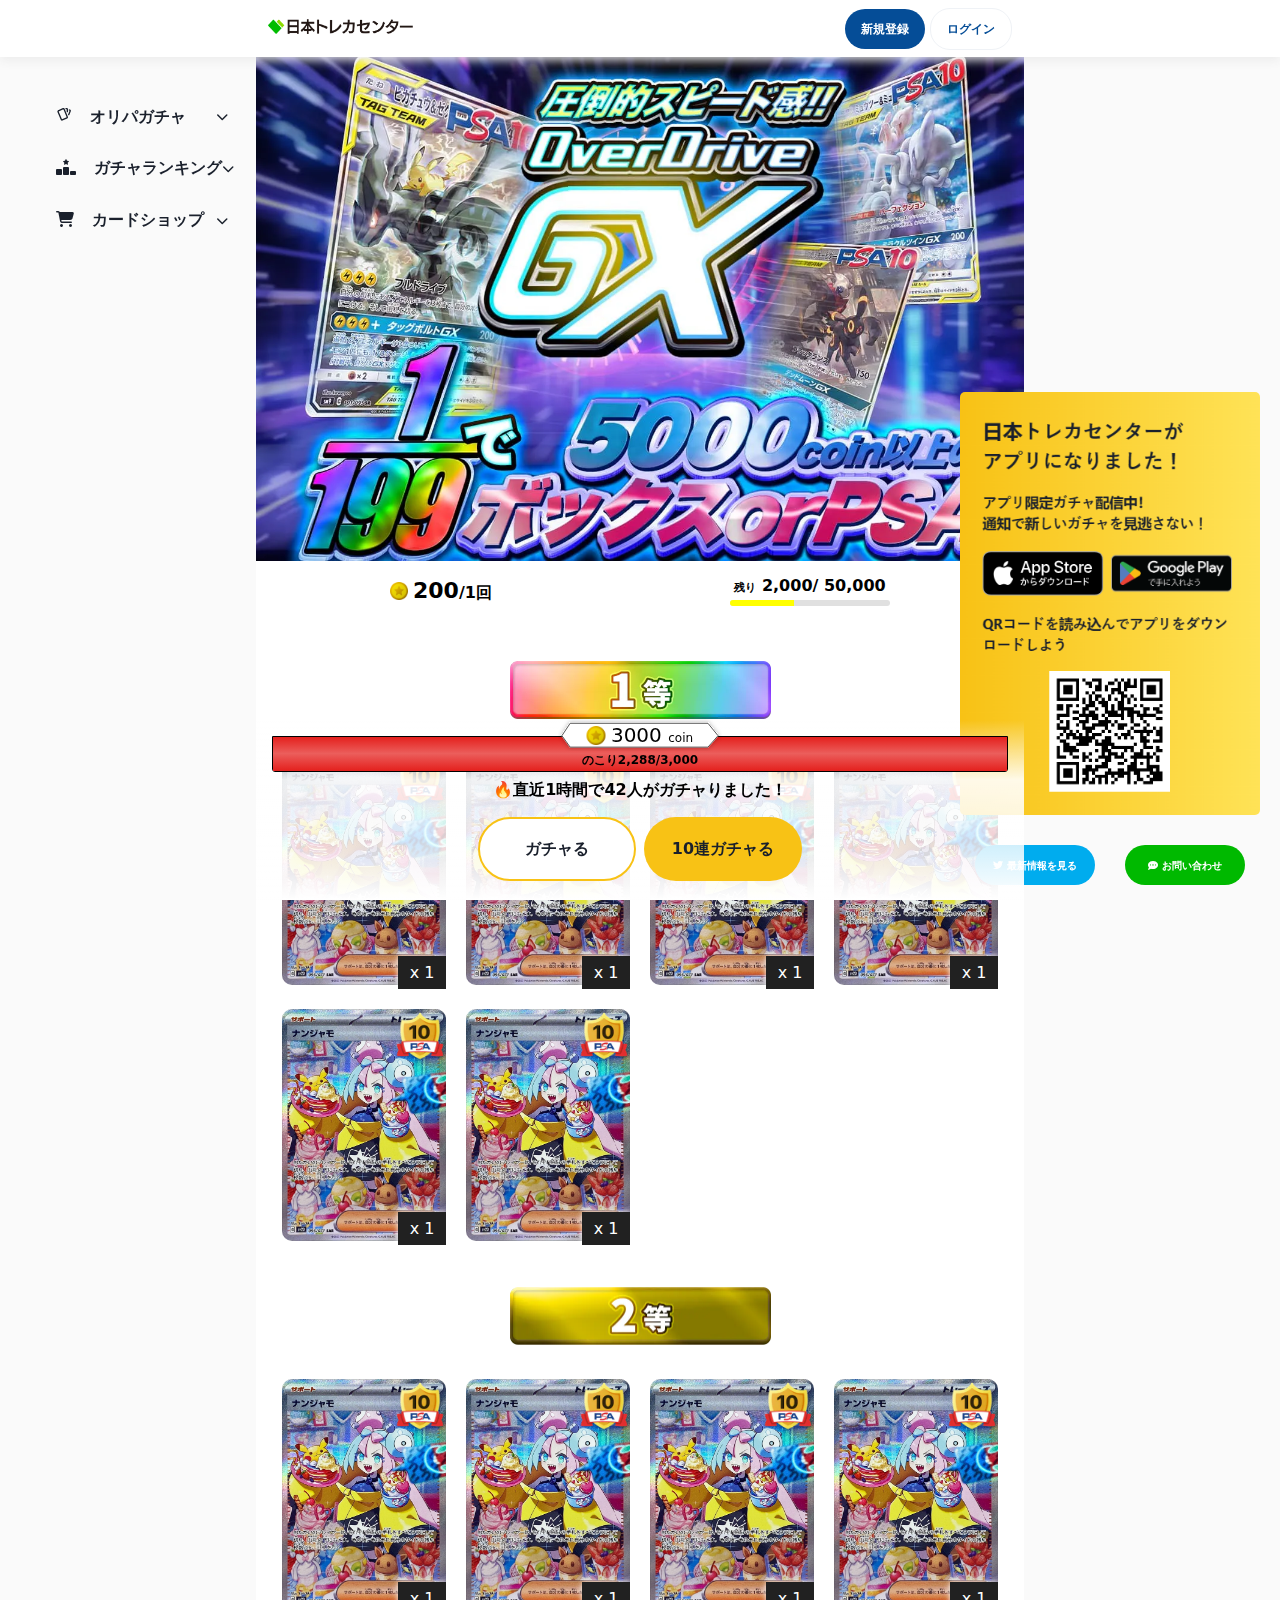
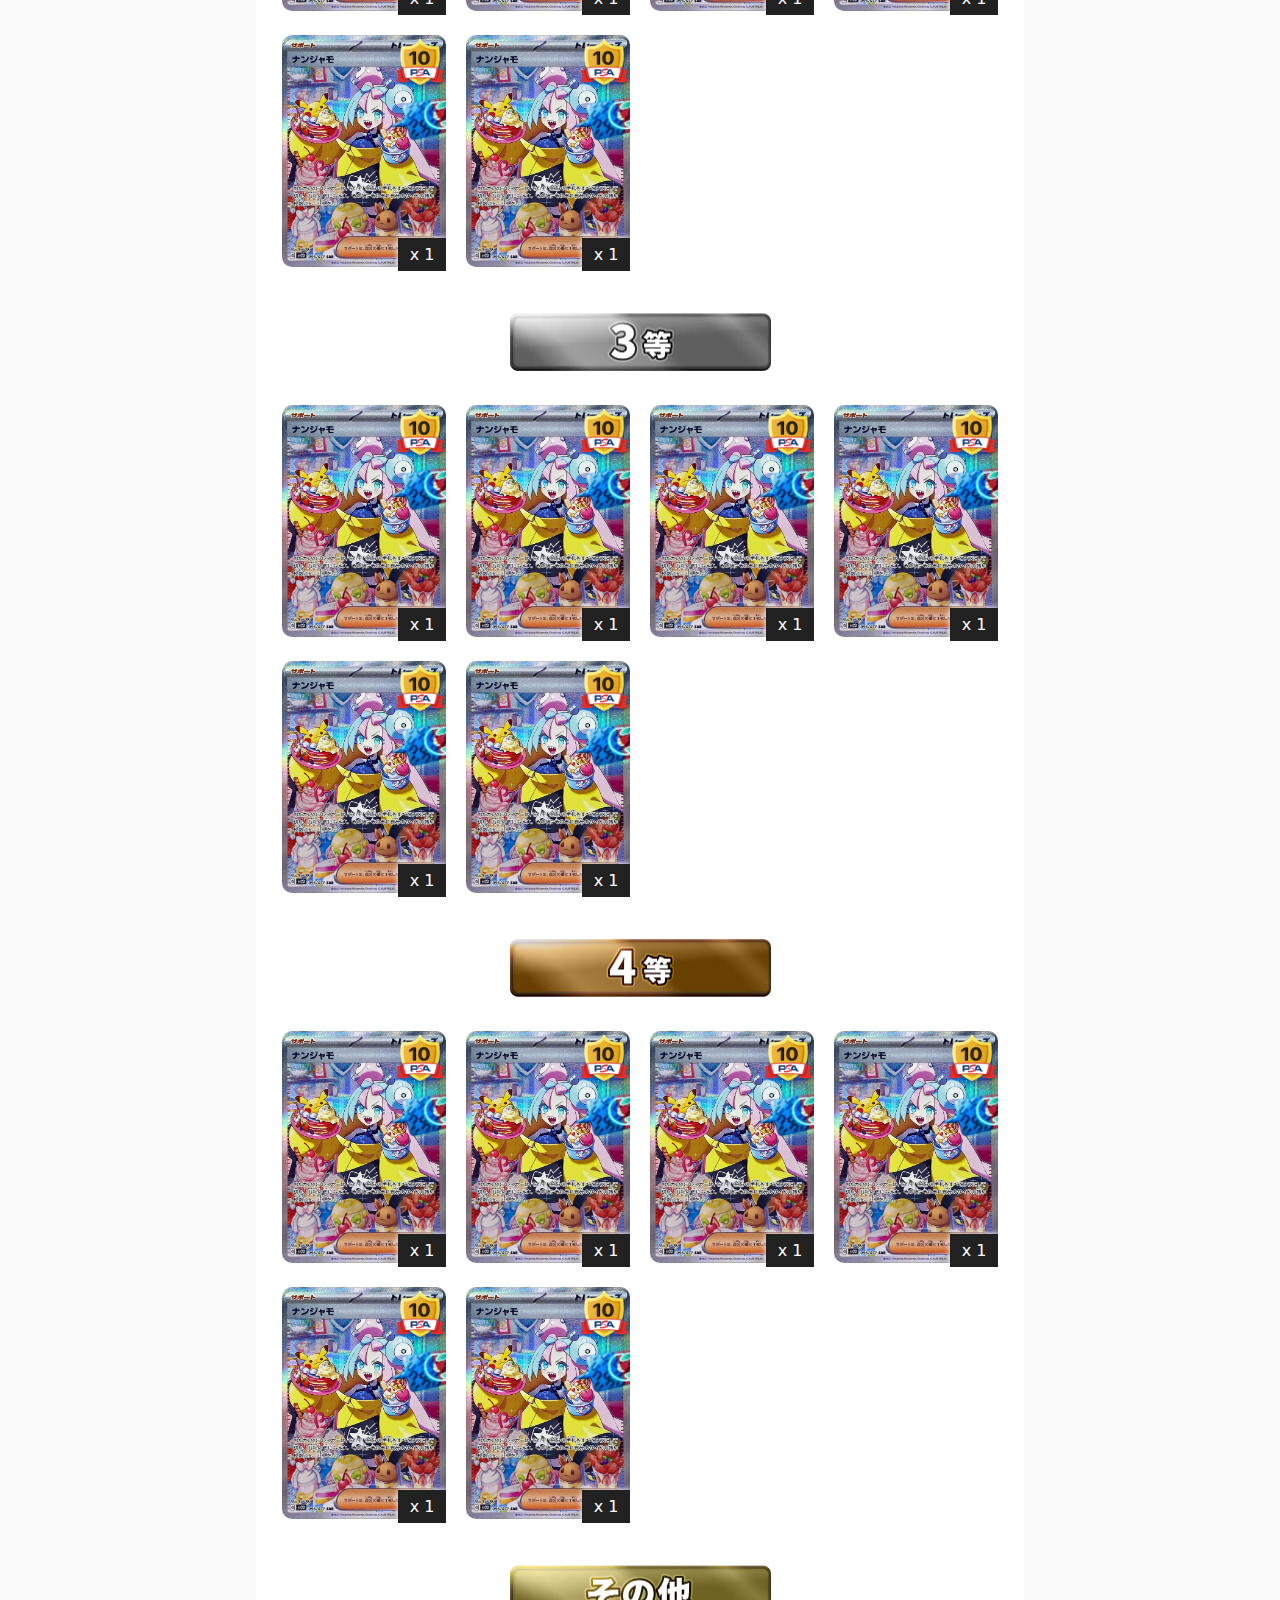
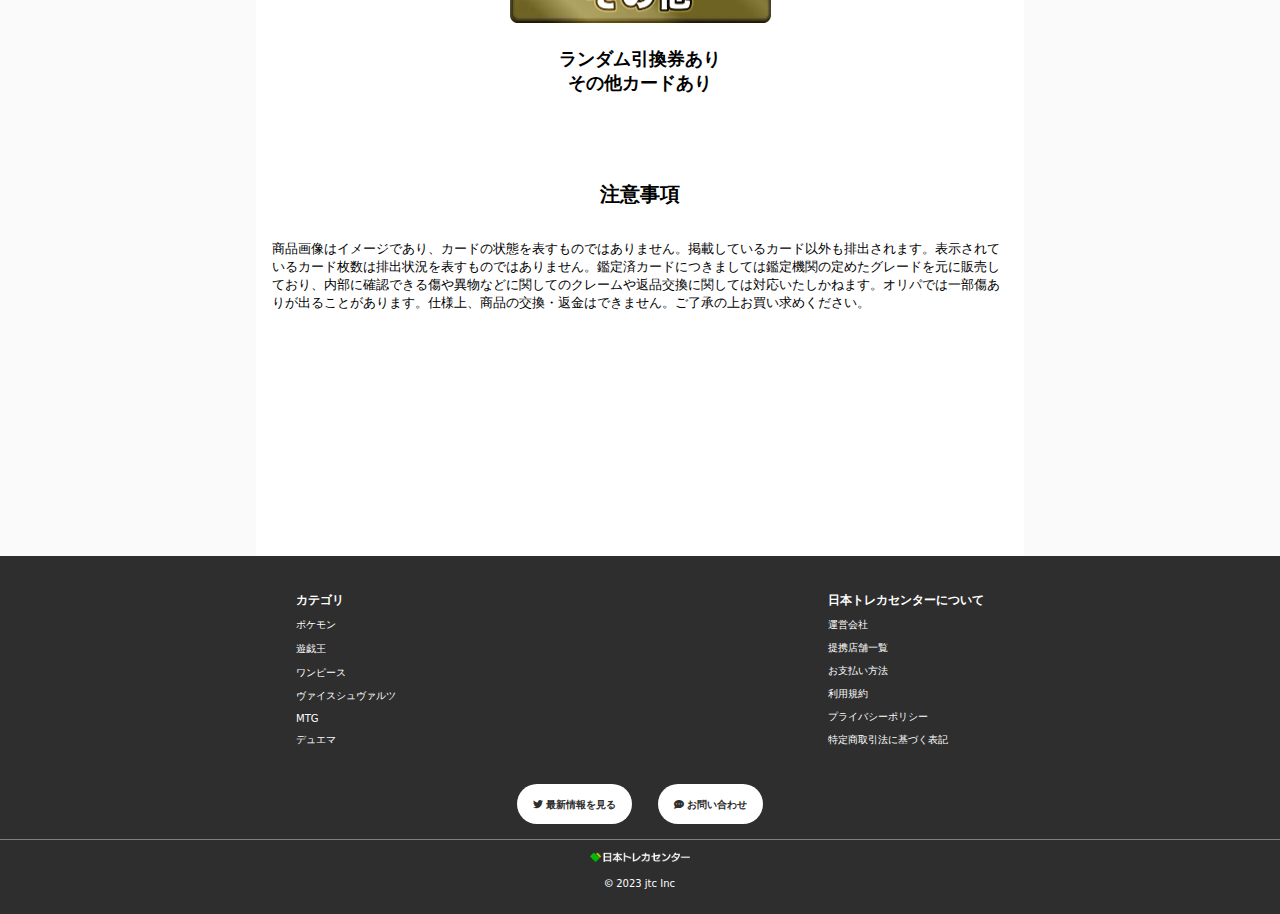
<file: detailsPage.html>
<!DOCTYPE html>
<html lang="en">

<head>
    <meta charset="UTF-8">
    <meta name="viewport" content="width=device-width, initial-scale=1.0">
    <link rel="icon" type="image/x-icon" href="/img/favicon.ico">
    <link rel="stylesheet" href="https://cdnjs.cloudflare.com/ajax/libs/font-awesome/6.5.0/css/all.min.css">
    <link rel="stylesheet" href="pokemon.css">
    <link rel="stylesheet" href="font.css">
    <link rel="stylesheet" href="detailsPage.css">
    <link rel="stylesheet" href="pokemon-responsive.css">
    <script src="index.js"></script>
    <title>Document</title>
</head>

<body>
    <div class="container">
        <header>
            <div>
                <a href="pokemon.html"><img class="icon_company" src="./img/jtc_logo.png"></a>
                <div class="handle_account">
                    <a href="registerPage.html" class="btn_register font-12-600">新規登録</a>
                    <a href="loginPage.html" class="btn_login font-12-600">ログイン</a>
                </div>
            </div>
        </header>
        <section>
            <div class="section_menu">
                <div>
                    <input id="toggle0" class="toggle" type="checkbox">
                    <label class="toggle_lable" for="toggle0" onclick="rotateButton('toggleArrow1')">
                        <div class="font-16-600">
                            <svg stroke="currentColor" fill="none" stroke-width="2" viewBox="0 0 24 24" stroke-linecap="round" stroke-linejoin="round" focusable="false" class="chakra-icon css-13otjrl" height="1em" width="1em" xmlns="http://www.w3.org/2000/svg"><path stroke="none" d="M0 0h24v24H0z" fill="none"></path><path d="M3.604 7.197l7.138 -3.109a.96 .96 0 0 1 1.27 .527l4.924 11.902a1 1 0 0 1 -.514 1.304l-7.137 3.109a.96 .96 0 0 1 -1.271 -.527l-4.924 -11.903a1 1 0 0 1 .514 -1.304z"></path><path d="M15 4h1a1 1 0 0 1 1 1v3.5"></path><path d="M20 6c.264 .112 .52 .217 .768 .315a1 1 0 0 1 .53 1.311l-2.298 5.374"></path></svg> オリパガチャ
                        </div>
                        <i id="toggleArrow1" class="fa-solid fa-chevron-down fa-xs"></i>
                    </label>
                    <ul class="details font-16-400">
                        <a href="pokemon.html"><li>ポケモン</li></a>
                        <a href=""><li>遊戯王</li></a>
                        <a href=""><li>ワンピース</li></a>
                        <a href=""><li>ヴァイス</li></a>
                        <a href=""><li>MTG</li></a>
                        <a href=""><li>デュエマ</li></a>
                    </ul>
                </div>
                <div>
                    <input id="toggle1" class="toggle" type="checkbox">
                    <label class="toggle_lable" for="toggle1" onclick="rotateButton('toggleArrow2')">
                        <div class="font-16-600">
                            <i class="fa-solid fa-ranking-star"></i> ガチャランキング
                        </div>
                        <i id="toggleArrow2" class="fa-solid fa-chevron-down fa-xs"></i>
                    </label>
                    <ul class="details">
                        <a href="rankPage.html"><li>今日</li></a>
                        <a href=""><li>今週</li></a>
                        <a href=""><li>今月</li></a>
                        <a href=""><li>累計</li></a>
                    </ul>
                </div>
                <div>
                    <input id="toggle2" class="toggle" type="checkbox">
                    <label class="toggle_lable" for="toggle2" onclick="rotateButton('toggleArrow3')">
                        <div class="font-16-600">
                            <i class="fa-solid fa-cart-shopping"></i> カードショップ
                        </div>
                        <i id="toggleArrow3" class="fa-solid fa-chevron-down fa-xs"></i>
                    </label>
                    <ul class="details">
                        <li>Coming soon</li>
                    </ul>
                </div>
            </div>
            <div class="section_details">
                <img src="img/anh1.webp" alt="#">
                <div class="info_sell">
                    <div>
                        <img src="img/img-coin.png" alt="#">
                        <p class="font-22-600">200<span class="font-16-600">/1回</span></p>
                    </div>
                    <div>
                        <p class="font-16-600"><span class="font-11-600">残り</span> 2,000/  50,000</p>
                        <div class="product_container">
                            <div class="remaining_self" id="remainingSell"></div>
                        </div>
                    </div>
                </div>
                <img src="img/img-combo1.webp" alt="#">
                <div class="collection_cards">
                    <div>
                        <img src="img/img-collection.webp" alt="#">
                        <img src="img/img-10.webp" alt="#">
                        <p>x 1</p>
                    </div>
                    <div>
                        <img src="img/img-collection.webp" alt="#">
                        <img src="img/img-10.webp" alt="#">
                        <p>x 1</p>
                    </div>
                    <div>
                        <img src="img/img-collection.webp" alt="#">
                        <img src="img/img-10.webp" alt="#">
                        <p>x 1</p>
                    </div>
                    <div>
                        <img src="img/img-collection.webp" alt="#">
                        <img src="img/img-10.webp" alt="#">
                        <p>x 1</p>
                    </div>
                    <div>
                        <img src="img/img-collection.webp" alt="#">
                        <img src="img/img-10.webp" alt="#">
                        <p>x 1</p>
                    </div>
                    <div>
                        <img src="img/img-collection.webp" alt="#">
                        <img src="img/img-10.webp" alt="#">
                        <p>x 1</p>
                    </div>
                </div>
                <img src="img/img-combo2.webp" alt="#">
                <div class="collection_cards">
                    <div>
                        <img src="img/img-collection.webp" alt="#">
                        <img src="img/img-10.webp" alt="#">
                        <p>x 1</p>
                    </div>
                    <div>
                        <img src="img/img-collection.webp" alt="#">
                        <img src="img/img-10.webp" alt="#">
                        <p>x 1</p>
                    </div>
                    <div>
                        <img src="img/img-collection.webp" alt="#">
                        <img src="img/img-10.webp" alt="#">
                        <p>x 1</p>
                    </div>
                    <div>
                        <img src="img/img-collection.webp" alt="#">
                        <img src="img/img-10.webp" alt="#">
                        <p>x 1</p>
                    </div>
                    <div>
                        <img src="img/img-collection.webp" alt="#">
                        <img src="img/img-10.webp" alt="#">
                        <p>x 1</p>
                    </div>
                    <div>
                        <img src="img/img-collection.webp" alt="#">
                        <img src="img/img-10.webp" alt="#">
                        <p>x 1</p>
                    </div>
                </div>
                <img src="img/img-combo3.webp" alt="#">
                <div class="collection_cards">
                    <div>
                        <img src="img/img-collection.webp" alt="#">
                        <img src="img/img-10.webp" alt="#">
                        <p>x 1</p>
                    </div>
                    <div>
                        <img src="img/img-collection.webp" alt="#">
                        <img src="img/img-10.webp" alt="#">
                        <p>x 1</p>
                    </div>
                    <div>
                        <img src="img/img-collection.webp" alt="#">
                        <img src="img/img-10.webp" alt="#">
                        <p>x 1</p>
                    </div>
                    <div>
                        <img src="img/img-collection.webp" alt="#">
                        <img src="img/img-10.webp" alt="#">
                        <p>x 1</p>
                    </div>
                    <div>
                        <img src="img/img-collection.webp" alt="#">
                        <img src="img/img-10.webp" alt="#">
                        <p>x 1</p>
                    </div>
                    <div>
                        <img src="img/img-collection.webp" alt="#">
                        <img src="img/img-10.webp" alt="#">
                        <p>x 1</p>
                    </div>
                </div>
                <img src="img/img-combo4.webp" alt="#">
                <div class="collection_cards">
                    <div>
                        <img src="img/img-collection.webp" alt="#">
                        <img src="img/img-10.webp" alt="#">
                        <p>x 1</p>
                    </div>
                    <div>
                        <img src="img/img-collection.webp" alt="#">
                        <img src="img/img-10.webp" alt="#">
                        <p>x 1</p>
                    </div>
                    <div>
                        <img src="img/img-collection.webp" alt="#">
                        <img src="img/img-10.webp" alt="#">
                        <p>x 1</p>
                    </div>
                    <div>
                        <img src="img/img-collection.webp" alt="#">
                        <img src="img/img-10.webp" alt="#">
                        <p>x 1</p>
                    </div>
                    <div>
                        <img src="img/img-collection.webp" alt="#">
                        <img src="img/img-10.webp" alt="#">
                        <p>x 1</p>
                    </div>
                    <div>
                        <img src="img/img-collection.webp" alt="#">
                        <img src="img/img-10.webp" alt="#">
                        <p>x 1</p>
                    </div>
                </div>
                <img src="img/img-combo.webp" alt="#">
                <p class="combo_content font-18-800">ランダム引換券ありその他カードあり</p>
                <div class="section_note">
                    <p class="font-20-700">注意事項</p>
                    <p class="font-13-400">商品画像はイメージであり、カードの状態を表すものではありません。掲載しているカード以外も排出されます。表示されているカード枚数は排出状況を表すものではありません。鑑定済カードにつきましては鑑定機関の定めたグレードを元に販売しており、内部に確認できる傷や異物などに関してのクレームや返品交換に関しては対応いたしかねます。オリパでは一部傷ありが出ることがあります。仕様上、商品の交換・返金はできません。ご了承の上お買い求めください。</p>
                </div>
                <div class="section_sell">
                    <div>
                        <div>
                            <img src="img/img-coin.png" alt="#">
                            <p class="font-20-400">3000 <span class="font-12-400">coin</span></p>
                        </div>
                        <div class="remaining_card" >
                            <div id="remainingCard"></div>
                            <p class="font-12-700">のこり2,288/3,000</p>
                        </div>
                    </div>
                    <p class="font-16-700">🔥直近1時間で42人がガチャりました！</p>
                    <div class="btn_gacha">
                        <button type="button" class="font-16-700">ガチャる</button>
                        <button type="button" class="font-16-700">10連ガチャる</button>
                    </div>
                </div>
            </div>
            <div class="section_contact">
                <div>
                    <img src="/img/qrcode.png" alt="#">
                    <div>
                        <button class="contactX">
                            <a href="#" class="font-10-600"><i class="fa-brands fa-twitter"></i> 最新情報を見る</a>
                        </button>
                        <button class="contactChat">
                            <a href="#" class="font-10-600"><i class="fa-solid fa-comment-dots"></i> お問い合わせ</a>
                        </button>
                    </div>
                </div>
            </div>
        </section>
        <footer id="footer">
            <div>
                <div>
                    <h3 class="font-12-700">カテゴリ</h3>
                    <a href="" class="font-10-400">ポケモン</a>
                    <a href="" class="font-10-400">遊戯王</a>
                    <a href="" class="font-10-400">ワンピース</a>
                    <a href="" class="font-10-400">ヴァイスシュヴァルツ</a>
                    <a href="" class="font-10-400">MTG</a>
                    <a href="" class="font-10-400">デュエマ</a>
                </div>
                <div>
                    <h3 class="font-12-700">日本トレカセンターについて</h3>
                    <a href="" class="font-10-400">運営会社</a>
                    <a href="" class="font-10-400">提携店舗一覧</a>
                    <a href="" class="font-10-400">お支払い方法</a>
                    <a href="" class="font-10-400">利用規約</a>
                    <a href="" class="font-10-400">プライバシーポリシー</a>
                    <a href="" class="font-10-400">特定商取引法に基づく表記</a>
                </div>
            </div>
            <div>
                <button class="contactX">
                    <a href="#" class="font-10-600"><i class="fa-brands fa-twitter"></i> 最新情報を見る</a>
                </button>
                <button class="contactChat">
                    <a href="#" class="font-10-600"><i class="fa-solid fa-comment-dots"></i> お問い合わせ</a>
                </button>
            </div>
            <div>
                <img src="img/jtc_logo_white.webp">
                <p class="font-10-400"><i class="fa-regular fa-copyright fa-xs"></i> 2023 jtc Inc</p>
            </div>
        </footer>
    </div>
    </div>
</body>

</html>
</file>
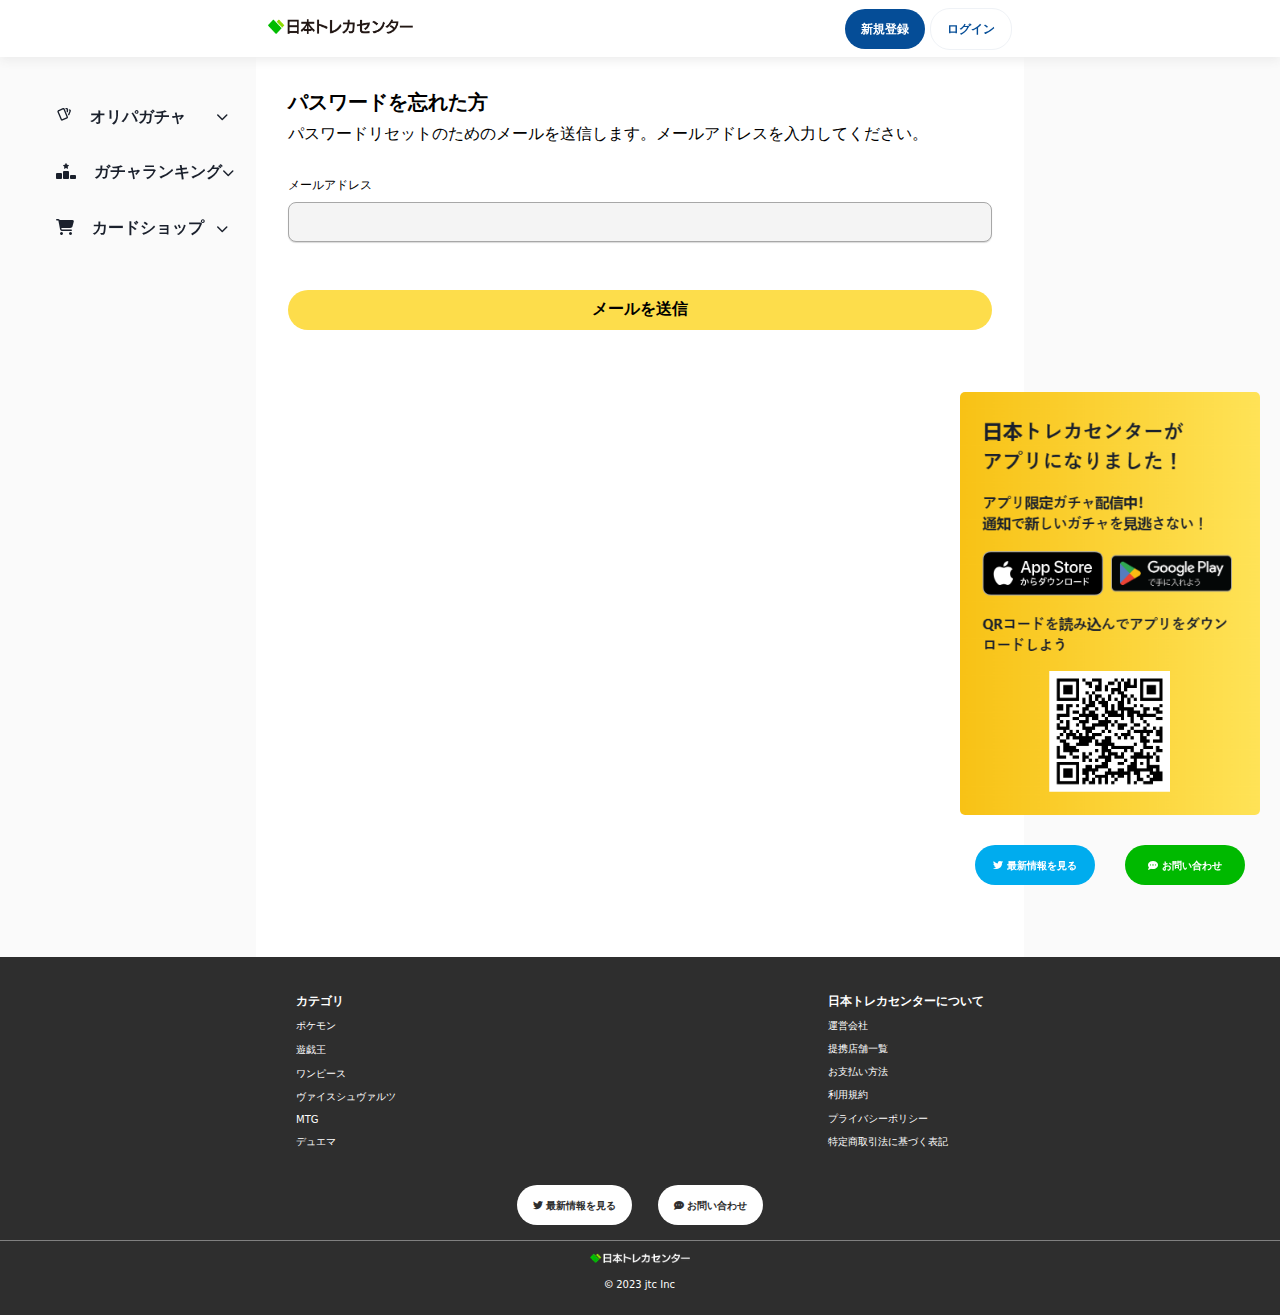
<file: forgotPassword.html>
<!DOCTYPE html>
<html lang="en">

<head>
    <meta charset="UTF-8">
    <meta name="viewport" content="width=device-width, initial-scale=1.0">
    <link rel="icon" type="image/x-icon" href="/img/favicon.ico">
    <link rel="stylesheet" href="https://cdnjs.cloudflare.com/ajax/libs/font-awesome/6.5.0/css/all.min.css">
    <link rel="stylesheet" href="pokemon.css">
    <link rel="stylesheet" href="register.css">
    <link rel="stylesheet" href="font.css">
    <link rel="stylesheet" href="pokemon-responsive.css">
    <script src="index.js"></script>
    <title>Document</title>
</head>

<body>
    <div class="container">
        <header>
            <div>
                <a href="pokemon.html"><img class="icon_company" src="./img/jtc_logo.png"></a>
                <div class="handle_account">
                    <a href="registerPage.html" class="btn_register font-12-600">新規登録</a>
                    <a href="loginPage.html" class="btn_login font-12-600">ログイン</a>
                </div>
            </div>
        </header>
        <section>
            <div class="section_menu">
                <div>
                    <input id="toggle0" class="toggle" type="checkbox">
                    <label class="toggle_lable" for="toggle0" onclick="rotateButton('toggleArrow1')">
                        <div class="font-16-600">
                            <svg stroke="currentColor" fill="none" stroke-width="2" viewBox="0 0 24 24" stroke-linecap="round" stroke-linejoin="round" focusable="false" class="chakra-icon css-13otjrl" height="1em" width="1em" xmlns="http://www.w3.org/2000/svg"><path stroke="none" d="M0 0h24v24H0z" fill="none"></path><path d="M3.604 7.197l7.138 -3.109a.96 .96 0 0 1 1.27 .527l4.924 11.902a1 1 0 0 1 -.514 1.304l-7.137 3.109a.96 .96 0 0 1 -1.271 -.527l-4.924 -11.903a1 1 0 0 1 .514 -1.304z"></path><path d="M15 4h1a1 1 0 0 1 1 1v3.5"></path><path d="M20 6c.264 .112 .52 .217 .768 .315a1 1 0 0 1 .53 1.311l-2.298 5.374"></path></svg> オリパガチャ
                        </div>
                        <i id="toggleArrow1" class="fa-solid fa-chevron-down fa-xs"></i>
                    </label>
                    <ul class="details font-16-400">
                        <a href="pokemon.html"><li>ポケモン</li></a>
                        <a href=""><li>遊戯王</li></a>
                        <a href=""><li>ワンピース</li></a>
                        <a href=""><li>ヴァイス</li></a>
                        <a href=""><li>MTG</li></a>
                        <a href=""><li>デュエマ</li></a>
                    </ul>
                </div>
                <div>
                    <input id="toggle1" class="toggle" type="checkbox">
                    <label class="toggle_lable" for="toggle1" onclick="rotateButton('toggleArrow2')">
                        <div class="font-16-600">
                            <i class="fa-solid fa-ranking-star"></i> ガチャランキング
                        </div>
                        <i id="toggleArrow2" class="fa-solid fa-chevron-down fa-xs"></i>
                    </label>
                    <ul class="details">
                        <a href="rankPage.html"><li>今日</li></a>
                        <a href=""><li>今週</li></a>
                        <a href=""><li>今月</li></a>
                        <a href=""><li>累計</li></a>
                    </ul>
                </div>
                <div>
                    <input id="toggle2" class="toggle" type="checkbox">
                    <label class="toggle_lable" for="toggle2" onclick="rotateButton('toggleArrow3')">
                        <div class="font-16-600">
                            <i class="fa-solid fa-cart-shopping"></i> カードショップ
                        </div>
                        <i id="toggleArrow3" class="fa-solid fa-chevron-down fa-xs"></i>
                    </label>
                    <ul class="details">
                        <li>Coming soon</li>
                    </ul>
                </div>
            </div>
            <div class="section_register">
                <form action="#">
                    <p>パスワードを忘れた方</p>
                    <p>パスワードリセットのためのメールを送信します。メールアドレスを入力してください。</p>
                    <label for="email">メールアドレス</label>
                    <input type="text" id="email">
                    <button type="submit" class="btn_regis login">メールを送信</button>
                </form>
            </div>
            <div class="section_contact">
                <div>
                    <img src="/img/qrcode.png" alt="#">
                    <div>
                        <button class="contactX">
                            <a href="#" class="font-10-600"><i class="fa-brands fa-twitter"></i> 最新情報を見る</a>
                        </button>
                        <button class="contactChat">
                            <a href="#" class="font-10-600"><i class="fa-solid fa-comment-dots"></i> お問い合わせ</a>
                        </button>
                    </div>
                </div>
            </div>
        </section>
        <footer id="footer">
            <div>
                <div>
                    <h3 class="font-12-700">カテゴリ</h3>
                    <a href="" class="font-10-400">ポケモン</a>
                    <a href="" class="font-10-400">遊戯王</a>
                    <a href="" class="font-10-400">ワンピース</a>
                    <a href="" class="font-10-400">ヴァイスシュヴァルツ</a>
                    <a href="" class="font-10-400">MTG</a>
                    <a href="" class="font-10-400">デュエマ</a>
                </div>
                <div>
                    <h3 class="font-12-700">日本トレカセンターについて</h3>
                    <a href="" class="font-10-400">運営会社</a>
                    <a href="" class="font-10-400">提携店舗一覧</a>
                    <a href="" class="font-10-400">お支払い方法</a>
                    <a href="" class="font-10-400">利用規約</a>
                    <a href="" class="font-10-400">プライバシーポリシー</a>
                    <a href="" class="font-10-400">特定商取引法に基づく表記</a>
                </div>
            </div>
            <div>
                <button class="contactX">
                    <a href="#" class="font-10-600"><i class="fa-brands fa-twitter"></i> 最新情報を見る</a>
                </button>
                <button class="contactChat">
                    <a href="#" class="font-10-600"><i class="fa-solid fa-comment-dots"></i> お問い合わせ</a>
                </button>
            </div>
            <div>
                <img src="img/jtc_logo_white.webp">
                <p class="font-10-400"><i class="fa-regular fa-copyright fa-xs"></i> 2023 jtc Inc</p>
            </div>
        </footer>
        </div>
    </div>
</body>

</html>
</file>
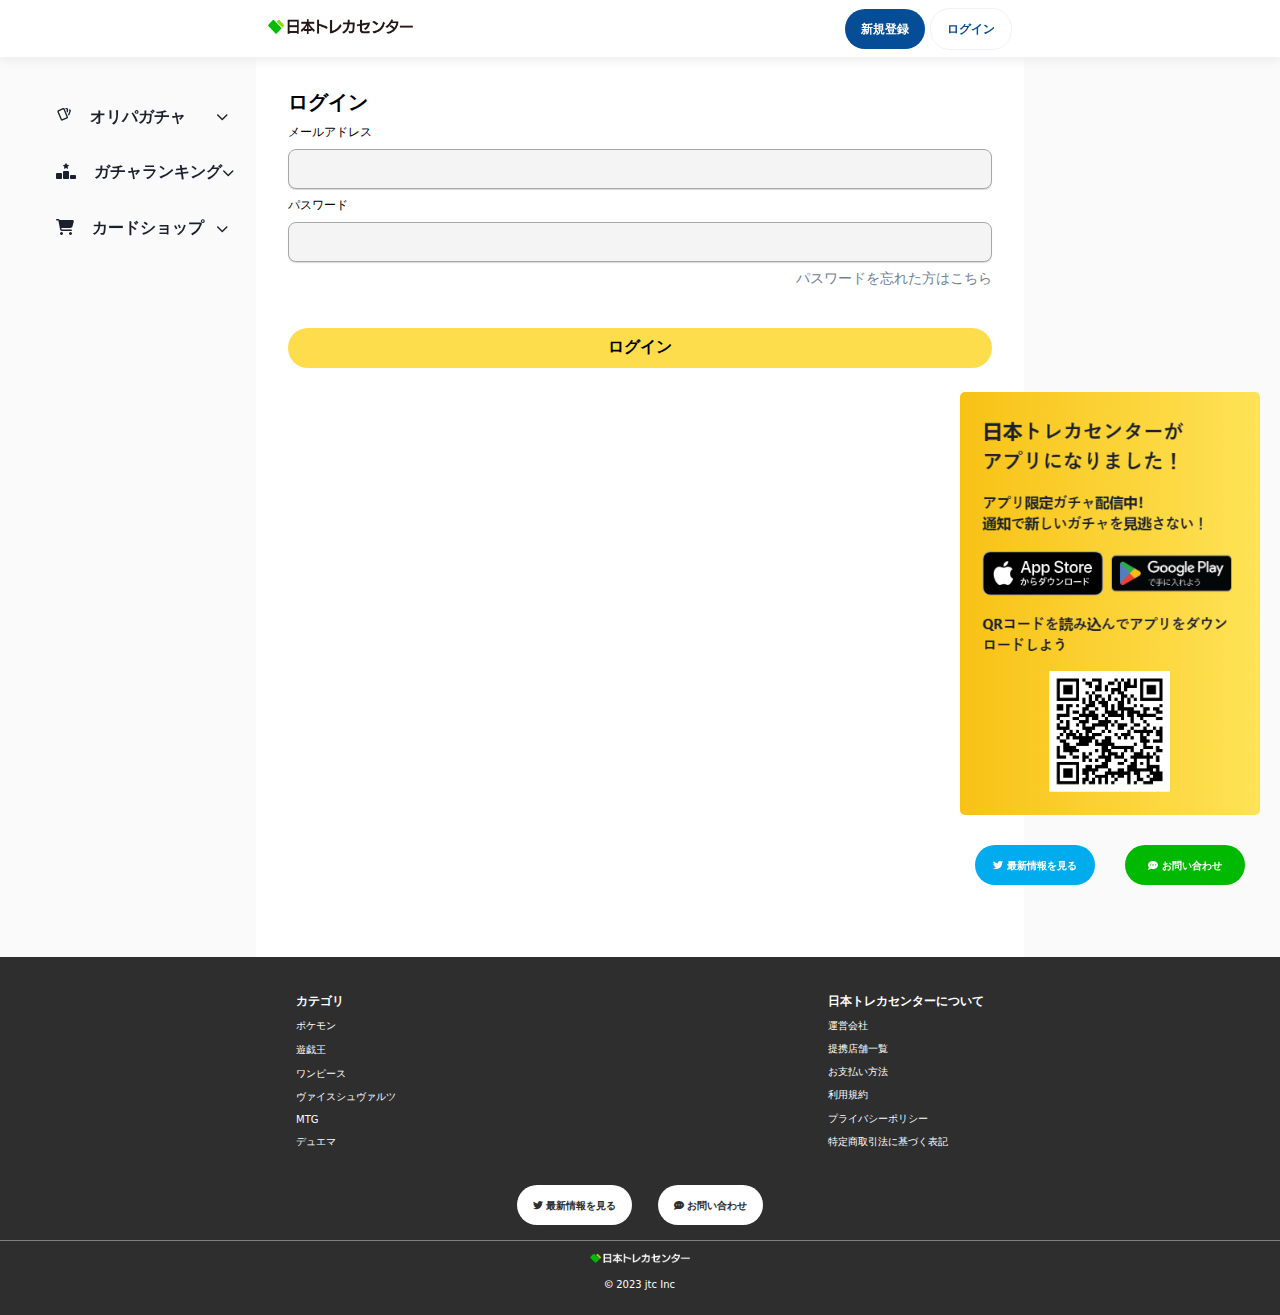
<file: loginPage.html>
<!DOCTYPE html>
<html lang="en">

<head>
    <meta charset="UTF-8">
    <meta name="viewport" content="width=device-width, initial-scale=1.0">
    <link rel="icon" type="image/x-icon" href="/img/favicon.ico">
    <link rel="stylesheet" href="https://cdnjs.cloudflare.com/ajax/libs/font-awesome/6.5.0/css/all.min.css">
    <link rel="stylesheet" href="pokemon.css">
    <link rel="stylesheet" href="register.css">
    <link rel="stylesheet" href="font.css">
    <link rel="stylesheet" href="pokemon-responsive.css">
    <script src="index.js"></script>
    <title>Document</title>
</head>

<body>
    <div class="container">
        <header>
            <div>
                <a href="pokemon.html"><img class="icon_company" src="./img/jtc_logo.png"></a>
                <div class="handle_account">
                    <a href="registerPage.html" class="btn_register font-12-600">新規登録</a>
                    <a href="loginPage.html" class="btn_login font-12-600">ログイン</a>
                </div>
            </div>
        </header>
        <section>
            <div class="section_menu">
                <div>
                    <input id="toggle0" class="toggle" type="checkbox">
                    <label class="toggle_lable" for="toggle0" onclick="rotateButton('toggleArrow1')">
                        <div class="font-16-600">
                            <svg stroke="currentColor" fill="none" stroke-width="2" viewBox="0 0 24 24" stroke-linecap="round" stroke-linejoin="round" focusable="false" class="chakra-icon css-13otjrl" height="1em" width="1em" xmlns="http://www.w3.org/2000/svg"><path stroke="none" d="M0 0h24v24H0z" fill="none"></path><path d="M3.604 7.197l7.138 -3.109a.96 .96 0 0 1 1.27 .527l4.924 11.902a1 1 0 0 1 -.514 1.304l-7.137 3.109a.96 .96 0 0 1 -1.271 -.527l-4.924 -11.903a1 1 0 0 1 .514 -1.304z"></path><path d="M15 4h1a1 1 0 0 1 1 1v3.5"></path><path d="M20 6c.264 .112 .52 .217 .768 .315a1 1 0 0 1 .53 1.311l-2.298 5.374"></path></svg> オリパガチャ
                        </div>
                        <i id="toggleArrow1" class="fa-solid fa-chevron-down fa-xs"></i>
                    </label>
                    <ul class="details font-16-400">
                        <a href="pokemon.html"><li>ポケモン</li></a>
                        <a href=""><li>遊戯王</li></a>
                        <a href=""><li>ワンピース</li></a>
                        <a href=""><li>ヴァイス</li></a>
                        <a href=""><li>MTG</li></a>
                        <a href=""><li>デュエマ</li></a>
                    </ul>
                </div>
                <div>
                    <input id="toggle1" class="toggle" type="checkbox">
                    <label class="toggle_lable" for="toggle1" onclick="rotateButton('toggleArrow2')">
                        <div class="font-16-600">
                            <i class="fa-solid fa-ranking-star"></i> ガチャランキング
                        </div>
                        <i id="toggleArrow2" class="fa-solid fa-chevron-down fa-xs"></i>
                    </label>
                    <ul class="details">
                        <a href="rankPage.html"><li>今日</li></a>
                        <a href=""><li>今週</li></a>
                        <a href=""><li>今月</li></a>
                        <a href=""><li>累計</li></a>
                    </ul>
                </div>
                <div>
                    <input id="toggle2" class="toggle" type="checkbox">
                    <label class="toggle_lable" for="toggle2" onclick="rotateButton('toggleArrow3')">
                        <div class="font-16-600">
                            <i class="fa-solid fa-cart-shopping"></i> カードショップ
                        </div>
                        <i id="toggleArrow3" class="fa-solid fa-chevron-down fa-xs"></i>
                    </label>
                    <ul class="details">
                        <li>Coming soon</li>
                    </ul>
                </div>
            </div>
            <div class="section_register">
                <form action="#">
                    <p>ログイン</p>
                    <label for="email">メールアドレス</label>
                    <input type="text" id="email">
                    <label for="password">パスワード</label>
                    <input type="password" id="password">
                    <a href="forgotPassword.html">パスワードを忘れた方はこちら</a>
                    <button type="submit" class="btn_regis login">ログイン</button>
                </form>
            </div>
            <div class="section_contact">
                <div>
                    <img src="/img/qrcode.png" alt="#">
                    <div>
                        <button class="contactX">
                            <a href="#" class="font-10-600"><i class="fa-brands fa-twitter"></i> 最新情報を見る</a>
                        </button>
                        <button class="contactChat">
                            <a href="#" class="font-10-600"><i class="fa-solid fa-comment-dots"></i> お問い合わせ</a>
                        </button>
                    </div>
                </div>
            </div>
        </section>
        <footer id="footer">
            <div>
                <div>
                    <h3 class="font-12-700">カテゴリ</h3>
                    <a href="" class="font-10-400">ポケモン</a>
                    <a href="" class="font-10-400">遊戯王</a>
                    <a href="" class="font-10-400">ワンピース</a>
                    <a href="" class="font-10-400">ヴァイスシュヴァルツ</a>
                    <a href="" class="font-10-400">MTG</a>
                    <a href="" class="font-10-400">デュエマ</a>
                </div>
                <div>
                    <h3 class="font-12-700">日本トレカセンターについて</h3>
                    <a href="" class="font-10-400">運営会社</a>
                    <a href="" class="font-10-400">提携店舗一覧</a>
                    <a href="" class="font-10-400">お支払い方法</a>
                    <a href="" class="font-10-400">利用規約</a>
                    <a href="" class="font-10-400">プライバシーポリシー</a>
                    <a href="" class="font-10-400">特定商取引法に基づく表記</a>
                </div>
            </div>
            <div>
                <button class="contactX">
                    <a href="#" class="font-10-600"><i class="fa-brands fa-twitter"></i> 最新情報を見る</a>
                </button>
                <button class="contactChat">
                    <a href="#" class="font-10-600"><i class="fa-solid fa-comment-dots"></i> お問い合わせ</a>
                </button>
            </div>
            <div>
                <img src="img/jtc_logo_white.webp">
                <p class="font-10-400"><i class="fa-regular fa-copyright fa-xs"></i> 2023 jtc Inc</p>
            </div>
        </footer>
        </div>
    </div>
</body>

</html>
</file>
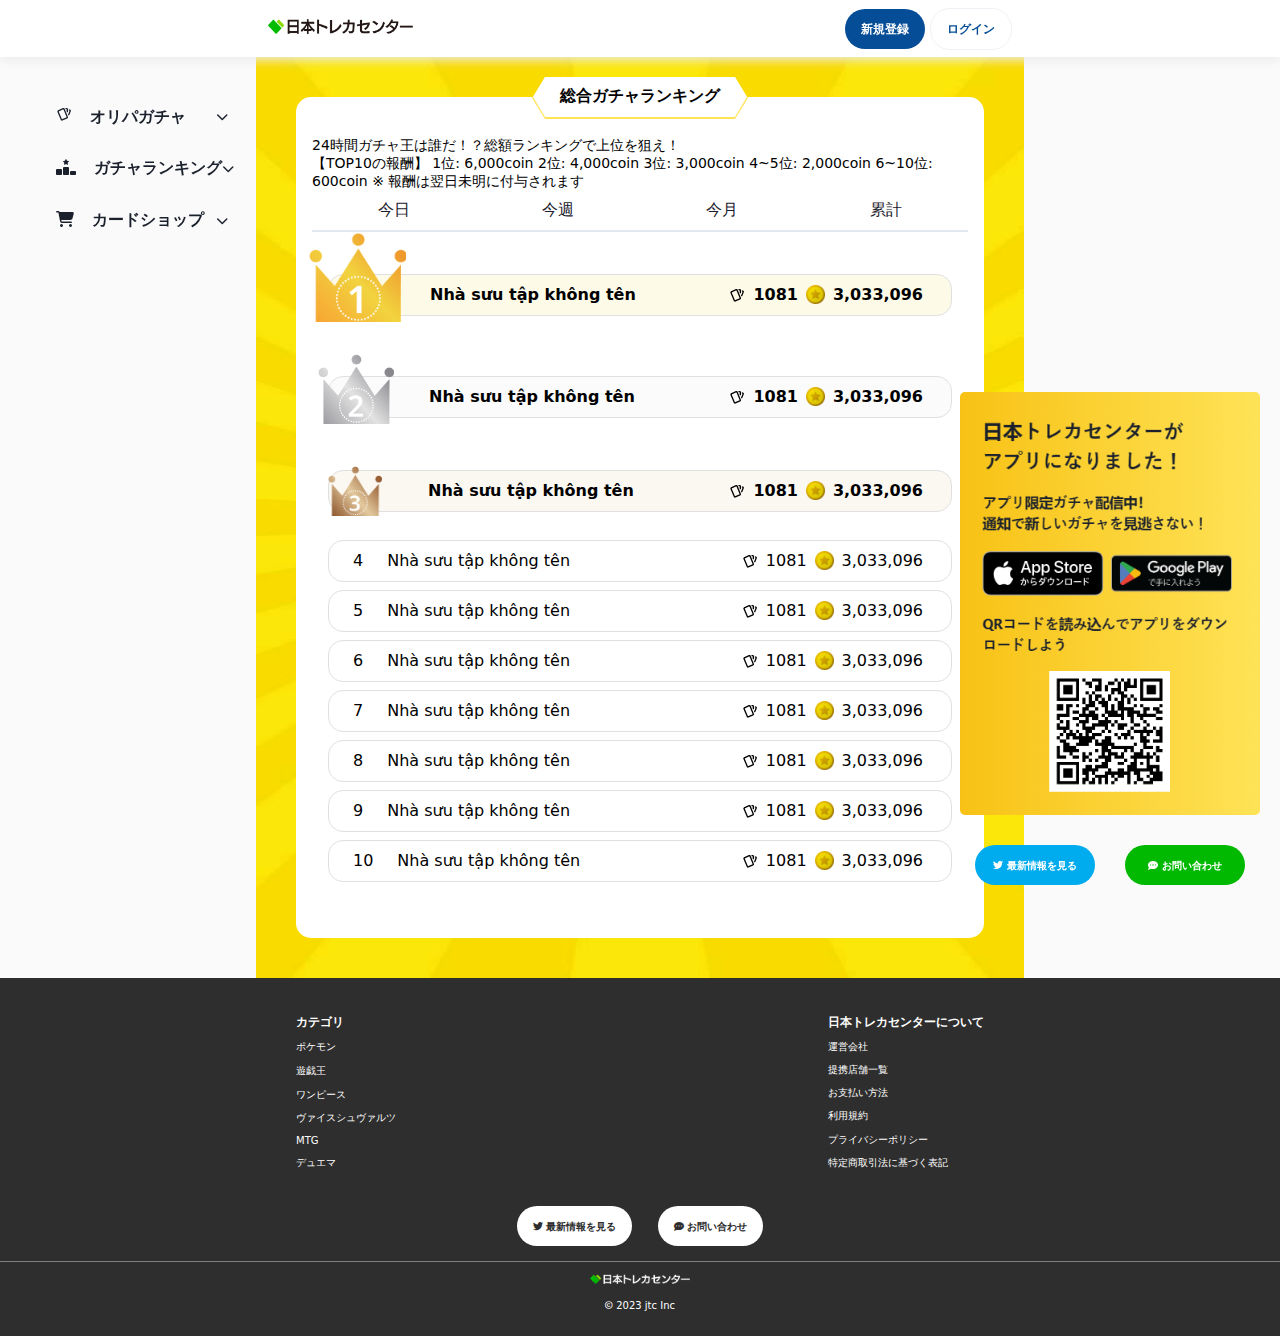
<file: rankPage.html>
<!DOCTYPE html>
<html lang="en">

<head>
    <meta charset="UTF-8">
    <meta name="viewport" content="width=device-width, initial-scale=1.0">
    <link rel="icon" type="image/x-icon" href="/img/favicon.ico">
    <link rel="stylesheet" href="https://cdnjs.cloudflare.com/ajax/libs/font-awesome/6.5.0/css/all.min.css">
    <link rel="stylesheet" href="pokemon.css">
    <link rel="stylesheet" href="rankPage.css">
    <link rel="stylesheet" href="font.css">
    <link rel="stylesheet" href="pokemon-responsive.css">
    <script src="index.js"></script>
    <title>Document</title>
</head>

<body>
    <div class="container">
        <header>
            <div>
                <a href="pokemon.html"><img class="icon_company" src="./img/jtc_logo.png"></a>
                <div class="handle_account">
                    <a href="registerPage.html" class="btn_register font-12-600">新規登録</a>
                    <a href="loginPage.html" class="btn_login font-12-600">ログイン</a>
                </div>
            </div>
        </header>
        <section>
            <div class="section_menu">
                <div>
                    <input id="toggle0" class="toggle" type="checkbox">
                    <label class="toggle_lable" for="toggle0" onclick="rotateButton('toggleArrow1')">
                        <div class="font-16-600">
                            <svg stroke="currentColor" fill="none" stroke-width="2" viewBox="0 0 24 24" stroke-linecap="round" stroke-linejoin="round" focusable="false" class="chakra-icon css-13otjrl" height="1em" width="1em" xmlns="http://www.w3.org/2000/svg"><path stroke="none" d="M0 0h24v24H0z" fill="none"></path><path d="M3.604 7.197l7.138 -3.109a.96 .96 0 0 1 1.27 .527l4.924 11.902a1 1 0 0 1 -.514 1.304l-7.137 3.109a.96 .96 0 0 1 -1.271 -.527l-4.924 -11.903a1 1 0 0 1 .514 -1.304z"></path><path d="M15 4h1a1 1 0 0 1 1 1v3.5"></path><path d="M20 6c.264 .112 .52 .217 .768 .315a1 1 0 0 1 .53 1.311l-2.298 5.374"></path></svg> オリパガチャ
                        </div>
                        <i id="toggleArrow1" class="fa-solid fa-chevron-down fa-xs"></i>
                    </label>
                    <ul class="details font-16-400">
                        <a href="pokemon.html"><li>ポケモン</li></a>
                        <a href=""><li>遊戯王</li></a>
                        <a href=""><li>ワンピース</li></a>
                        <a href=""><li>ヴァイス</li></a>
                        <a href=""><li>MTG</li></a>
                        <a href=""><li>デュエマ</li></a>
                    </ul>
                </div>
                <div>
                    <input id="toggle1" class="toggle" type="checkbox">
                    <label class="toggle_lable" for="toggle1" onclick="rotateButton('toggleArrow2')">
                        <div class="font-16-600">
                            <i class="fa-solid fa-ranking-star"></i> ガチャランキング
                        </div>
                        <i id="toggleArrow2" class="fa-solid fa-chevron-down fa-xs"></i>
                    </label>
                    <ul class="details">
                        <a href="rankPage.html"><li>今日</li></a>
                        <a href=""><li>今週</li></a>
                        <a href=""><li>今月</li></a>
                        <a href=""><li>累計</li></a>
                    </ul>
                </div>
                <div>
                    <input id="toggle2" class="toggle" type="checkbox">
                    <label class="toggle_lable" for="toggle2" onclick="rotateButton('toggleArrow3')">
                        <div class="font-16-600">
                            <i class="fa-solid fa-cart-shopping"></i> カードショップ
                        </div>
                        <i id="toggleArrow3" class="fa-solid fa-chevron-down fa-xs"></i>
                    </label>
                    <ul class="details">
                        <li>Coming soon</li>
                    </ul>
                </div>
            </div>
            <div class="section_rank">
                <div class="rank_title">
                    <div class="triangle_left"></div>
                    <p class="title_content font-16-700">総合ガチャランキング</p>
                    <div class="triangle_right"></div>
                </div>
                <div class="rank_title">
                    <div class="triangle_left"></div>
                    <p class="title_content font-16-700">総合ガチャランキング</p>
                    <div class="triangle_right"></div>
                </div>
                <div class="rank_info">
                    <p class="font-14-400">24時間ガチャ王は誰だ！？総額ランキングで上位を狙え！</p>
                    <p class="font-14-400">【TOP10の報酬】 1位: 6,000coin 2位: 4,000coin 3位: 3,000coin 4~5位: 2,000coin 6~10位: 600coin ※ 報酬は翌日未明に付与されます</p>
                    <div class="nav_rank font-16-400">
                        <ul>
                            <a href="#">
                                <li>今日</li>
                            </a>
                            <a href="#">
                                <li>今週</li>
                            </a>
                            <a href="#">
                                <li>今月</li>
                            </a>
                            <a href="#">
                                <li>累計</li>
                            </a>
                        </ul>
                    </div>
                    <div class="list_rank">
                        <ul>
                            <li class="bg-rank1 font-16-700">
                                <div>
                                    <img src="img/img-rank1.png" style="width: 98px;" alt="#">
                                    <p class="rank_id"></p>
                                    <p>Nhà sưu tập không tên</p>
                                </div>
                                <div>
                                    <svg stroke="currentColor" fill="none" stroke-width="2" viewBox="0 0 24 24" stroke-linecap="round" stroke-linejoin="round" focusable="false" class="chakra-icon css-13otjrl" height="1em" width="1em" xmlns="http://www.w3.org/2000/svg"><path stroke="none" d="M0 0h24v24H0z" fill="none"></path><path d="M3.604 7.197l7.138 -3.109a.96 .96 0 0 1 1.27 .527l4.924 11.902a1 1 0 0 1 -.514 1.304l-7.137 3.109a.96 .96 0 0 1 -1.271 -.527l-4.924 -11.903a1 1 0 0 1 .514 -1.304z"></path><path d="M15 4h1a1 1 0 0 1 1 1v3.5"></path><path d="M20 6c.264 .112 .52 .217 .768 .315a1 1 0 0 1 .53 1.311l-2.298 5.374"></path></svg>
                                    <p>1081</p>
                                    <div class="img_coin"></div>
                                    <p>3,033,096</p>
                                </div>
                            </li>
                            <li class="bg-rank2 font-16-700">
                                <div>
                                    <img src="img/img-rank2.png" style="width: 76px; height: 70px;" alt="#">
                                    <p class="rank_id"></p>
                                    <p>Nhà sưu tập không tên</p>
                                </div>
                                <div>
                                    <svg stroke="currentColor" fill="none" stroke-width="2" viewBox="0 0 24 24" stroke-linecap="round" stroke-linejoin="round" focusable="false" class="chakra-icon css-13otjrl" height="1em" width="1em" xmlns="http://www.w3.org/2000/svg"><path stroke="none" d="M0 0h24v24H0z" fill="none"></path><path d="M3.604 7.197l7.138 -3.109a.96 .96 0 0 1 1.27 .527l4.924 11.902a1 1 0 0 1 -.514 1.304l-7.137 3.109a.96 .96 0 0 1 -1.271 -.527l-4.924 -11.903a1 1 0 0 1 .514 -1.304z"></path><path d="M15 4h1a1 1 0 0 1 1 1v3.5"></path><path d="M20 6c.264 .112 .52 .217 .768 .315a1 1 0 0 1 .53 1.311l-2.298 5.374"></path></svg>
                                    <p>1081</p>
                                    <div class="img_coin"></div>
                                    <p>3,033,096</p>
                                </div>
                            </li>
                            <li class="bg-rank3 font-16-700">
                                <div>
                                    <img src="img/img-rank3.png" style="width: 54px; height: 50px;" alt="#">
                                    <p class="rank_id"></p>
                                    <p>Nhà sưu tập không tên</p>
                                </div>
                                <div>
                                    <svg stroke="currentColor" fill="none" stroke-width="2" viewBox="0 0 24 24" stroke-linecap="round" stroke-linejoin="round" focusable="false" class="chakra-icon css-13otjrl" height="1em" width="1em" xmlns="http://www.w3.org/2000/svg"><path stroke="none" d="M0 0h24v24H0z" fill="none"></path><path d="M3.604 7.197l7.138 -3.109a.96 .96 0 0 1 1.27 .527l4.924 11.902a1 1 0 0 1 -.514 1.304l-7.137 3.109a.96 .96 0 0 1 -1.271 -.527l-4.924 -11.903a1 1 0 0 1 .514 -1.304z"></path><path d="M15 4h1a1 1 0 0 1 1 1v3.5"></path><path d="M20 6c.264 .112 .52 .217 .768 .315a1 1 0 0 1 .53 1.311l-2.298 5.374"></path></svg>
                                    <p>1081</p>
                                    <div class="img_coin"></div>
                                    <p>3,033,096</p>
                                </div>
                            </li>
                            <li class="font-16-400">
                                <div>
                                    <p class="rank_id">4</p>
                                    <p>Nhà sưu tập không tên</p>
                                </div>
                                <div>
                                    <svg stroke="currentColor" fill="none" stroke-width="2" viewBox="0 0 24 24" stroke-linecap="round" stroke-linejoin="round" focusable="false" class="chakra-icon css-13otjrl" height="1em" width="1em" xmlns="http://www.w3.org/2000/svg"><path stroke="none" d="M0 0h24v24H0z" fill="none"></path><path d="M3.604 7.197l7.138 -3.109a.96 .96 0 0 1 1.27 .527l4.924 11.902a1 1 0 0 1 -.514 1.304l-7.137 3.109a.96 .96 0 0 1 -1.271 -.527l-4.924 -11.903a1 1 0 0 1 .514 -1.304z"></path><path d="M15 4h1a1 1 0 0 1 1 1v3.5"></path><path d="M20 6c.264 .112 .52 .217 .768 .315a1 1 0 0 1 .53 1.311l-2.298 5.374"></path></svg>
                                    <p>1081</p>
                                    <div class="img_coin"></div>
                                    <p>3,033,096</p>
                                </div>
                            </li>
                            <li class="font-16-400">
                                <div>
                                    <p class="rank_id">5</p>
                                    <p>Nhà sưu tập không tên</p>
                                </div>
                                <div>
                                    <svg stroke="currentColor" fill="none" stroke-width="2" viewBox="0 0 24 24" stroke-linecap="round" stroke-linejoin="round" focusable="false" class="chakra-icon css-13otjrl" height="1em" width="1em" xmlns="http://www.w3.org/2000/svg"><path stroke="none" d="M0 0h24v24H0z" fill="none"></path><path d="M3.604 7.197l7.138 -3.109a.96 .96 0 0 1 1.27 .527l4.924 11.902a1 1 0 0 1 -.514 1.304l-7.137 3.109a.96 .96 0 0 1 -1.271 -.527l-4.924 -11.903a1 1 0 0 1 .514 -1.304z"></path><path d="M15 4h1a1 1 0 0 1 1 1v3.5"></path><path d="M20 6c.264 .112 .52 .217 .768 .315a1 1 0 0 1 .53 1.311l-2.298 5.374"></path></svg>
                                    <p>1081</p>
                                    <div class="img_coin"></div>
                                    <p>3,033,096</p>
                                </div>
                            </li>
                            <li class="font-16-400">
                                <div>
                                    <p class="rank_id">6</p>
                                    <p>Nhà sưu tập không tên</p>
                                </div>
                                <div>
                                    <svg stroke="currentColor" fill="none" stroke-width="2" viewBox="0 0 24 24" stroke-linecap="round" stroke-linejoin="round" focusable="false" class="chakra-icon css-13otjrl" height="1em" width="1em" xmlns="http://www.w3.org/2000/svg"><path stroke="none" d="M0 0h24v24H0z" fill="none"></path><path d="M3.604 7.197l7.138 -3.109a.96 .96 0 0 1 1.27 .527l4.924 11.902a1 1 0 0 1 -.514 1.304l-7.137 3.109a.96 .96 0 0 1 -1.271 -.527l-4.924 -11.903a1 1 0 0 1 .514 -1.304z"></path><path d="M15 4h1a1 1 0 0 1 1 1v3.5"></path><path d="M20 6c.264 .112 .52 .217 .768 .315a1 1 0 0 1 .53 1.311l-2.298 5.374"></path></svg>
                                    <p>1081</p>
                                    <div class="img_coin"></div>
                                    <p>3,033,096</p>
                                </div>
                            </li>
                            <li class="font-16-400">
                                <div>
                                    <p class="rank_id">7</p>
                                    <p>Nhà sưu tập không tên</p>
                                </div>
                                <div>
                                    <svg stroke="currentColor" fill="none" stroke-width="2" viewBox="0 0 24 24" stroke-linecap="round" stroke-linejoin="round" focusable="false" class="chakra-icon css-13otjrl" height="1em" width="1em" xmlns="http://www.w3.org/2000/svg"><path stroke="none" d="M0 0h24v24H0z" fill="none"></path><path d="M3.604 7.197l7.138 -3.109a.96 .96 0 0 1 1.27 .527l4.924 11.902a1 1 0 0 1 -.514 1.304l-7.137 3.109a.96 .96 0 0 1 -1.271 -.527l-4.924 -11.903a1 1 0 0 1 .514 -1.304z"></path><path d="M15 4h1a1 1 0 0 1 1 1v3.5"></path><path d="M20 6c.264 .112 .52 .217 .768 .315a1 1 0 0 1 .53 1.311l-2.298 5.374"></path></svg>
                                    <p>1081</p>
                                    <div class="img_coin"></div>
                                    <p>3,033,096</p>
                                </div>
                            </li>
                            <li class="font-16-400">
                                <div>
                                    <p class="rank_id">8</p>
                                    <p>Nhà sưu tập không tên</p>
                                </div>
                                <div>
                                    <svg stroke="currentColor" fill="none" stroke-width="2" viewBox="0 0 24 24" stroke-linecap="round" stroke-linejoin="round" focusable="false" class="chakra-icon css-13otjrl" height="1em" width="1em" xmlns="http://www.w3.org/2000/svg"><path stroke="none" d="M0 0h24v24H0z" fill="none"></path><path d="M3.604 7.197l7.138 -3.109a.96 .96 0 0 1 1.27 .527l4.924 11.902a1 1 0 0 1 -.514 1.304l-7.137 3.109a.96 .96 0 0 1 -1.271 -.527l-4.924 -11.903a1 1 0 0 1 .514 -1.304z"></path><path d="M15 4h1a1 1 0 0 1 1 1v3.5"></path><path d="M20 6c.264 .112 .52 .217 .768 .315a1 1 0 0 1 .53 1.311l-2.298 5.374"></path></svg>
                                    <p>1081</p>
                                    <div class="img_coin"></div>
                                    <p>3,033,096</p>
                                </div>
                            </li>
                            <li class="font-16-400">
                                <div>
                                    <p class="rank_id">9</p>
                                    <p>Nhà sưu tập không tên</p>
                                </div>
                                <div>
                                    <svg stroke="currentColor" fill="none" stroke-width="2" viewBox="0 0 24 24" stroke-linecap="round" stroke-linejoin="round" focusable="false" class="chakra-icon css-13otjrl" height="1em" width="1em" xmlns="http://www.w3.org/2000/svg"><path stroke="none" d="M0 0h24v24H0z" fill="none"></path><path d="M3.604 7.197l7.138 -3.109a.96 .96 0 0 1 1.27 .527l4.924 11.902a1 1 0 0 1 -.514 1.304l-7.137 3.109a.96 .96 0 0 1 -1.271 -.527l-4.924 -11.903a1 1 0 0 1 .514 -1.304z"></path><path d="M15 4h1a1 1 0 0 1 1 1v3.5"></path><path d="M20 6c.264 .112 .52 .217 .768 .315a1 1 0 0 1 .53 1.311l-2.298 5.374"></path></svg>
                                    <p>1081</p>
                                    <div class="img_coin"></div>
                                    <p>3,033,096</p>
                                </div>
                            </li>
                            <li class="font-16-400">
                                <div>
                                    <p class="rank_id">10</p>
                                    <p>Nhà sưu tập không tên</p>
                                </div>
                                <div>
                                    <svg stroke="currentColor" fill="none" stroke-width="2" viewBox="0 0 24 24" stroke-linecap="round" stroke-linejoin="round" focusable="false" class="chakra-icon css-13otjrl" height="1em" width="1em" xmlns="http://www.w3.org/2000/svg"><path stroke="none" d="M0 0h24v24H0z" fill="none"></path><path d="M3.604 7.197l7.138 -3.109a.96 .96 0 0 1 1.27 .527l4.924 11.902a1 1 0 0 1 -.514 1.304l-7.137 3.109a.96 .96 0 0 1 -1.271 -.527l-4.924 -11.903a1 1 0 0 1 .514 -1.304z"></path><path d="M15 4h1a1 1 0 0 1 1 1v3.5"></path><path d="M20 6c.264 .112 .52 .217 .768 .315a1 1 0 0 1 .53 1.311l-2.298 5.374"></path></svg>
                                    <p>1081</p>
                                    <div class="img_coin"></div>
                                    <p>3,033,096</p>
                                </div>
                            </li>
                        </ul>
                    </div>
                </div>
            </div>
            <div class="section_contact">
                <div>
                    <img src="/img/qrcode.png" alt="#">
                    <div>
                        <button class="contactX">
                            <a href="#" class="font-10-600"><i class="fa-brands fa-twitter"></i> 最新情報を見る</a>
                        </button>
                        <button class="contactChat">
                            <a href="#" class="font-10-600"><i class="fa-solid fa-comment-dots"></i> お問い合わせ</a>
                        </button>
                    </div>
                </div>
            </div>
        </section>
        <footer id="footer">
            <div>
                <div>
                    <h3 class="font-12-700">カテゴリ</h3>
                    <a href="" class="font-10-400">ポケモン</a>
                    <a href="" class="font-10-400">遊戯王</a>
                    <a href="" class="font-10-400">ワンピース</a>
                    <a href="" class="font-10-400">ヴァイスシュヴァルツ</a>
                    <a href="" class="font-10-400">MTG</a>
                    <a href="" class="font-10-400">デュエマ</a>
                </div>
                <div>
                    <h3 class="font-12-700">日本トレカセンターについて</h3>
                    <a href="" class="font-10-400">運営会社</a>
                    <a href="" class="font-10-400">提携店舗一覧</a>
                    <a href="" class="font-10-400">お支払い方法</a>
                    <a href="" class="font-10-400">利用規約</a>
                    <a href="" class="font-10-400">プライバシーポリシー</a>
                    <a href="" class="font-10-400">特定商取引法に基づく表記</a>
                </div>
            </div>
            <div>
                <button class="contactX">
                    <a href="#" class="font-10-600"><i class="fa-brands fa-twitter"></i> 最新情報を見る</a>
                </button>
                <button class="contactChat">
                    <a href="#" class="font-10-600"><i class="fa-solid fa-comment-dots"></i> お問い合わせ</a>
                </button>
            </div>
            <div>
                <img src="img/jtc_logo_white.webp">
                <p class="font-10-400"><i class="fa-regular fa-copyright fa-xs"></i> 2023 jtc Inc</p>
            </div>
        </footer>
        <div class="menu_responsive" id="menu">
            <a href="pokemon.html"><div>
                <svg stroke="currentColor" fill="none" stroke-width="2" viewBox="0 0 24 24" stroke-linecap="round" stroke-linejoin="round" focusable="false" class="chakra-icon css-127o242" height="20px" width="20px" xmlns="http://www.w3.org/2000/svg"><path stroke="none" d="M0 0h24v24H0z" fill="none"></path><path d="M3.604 7.197l7.138 -3.109a.96 .96 0 0 1 1.27 .527l4.924 11.902a1 1 0 0 1 -.514 1.304l-7.137 3.109a.96 .96 0 0 1 -1.271 -.527l-4.924 -11.903a1 1 0 0 1 .514 -1.304z"></path><path d="M15 4h1a1 1 0 0 1 1 1v3.5"></path><path d="M20 6c.264 .112 .52 .217 .768 .315a1 1 0 0 1 .53 1.311l-2.298 5.374"></path></svg> 
                <p class="font-10-700">オリパガチャ</p>
            </div></a>
            <a href="rankPage.html"><div>
                <i class="fa-solid fa-ranking-star fa-xl"></i>
                <p class="font-10-700">ランキング</p>
            </div></a>
        </div>
    </div>
</body>

</html>
</file>
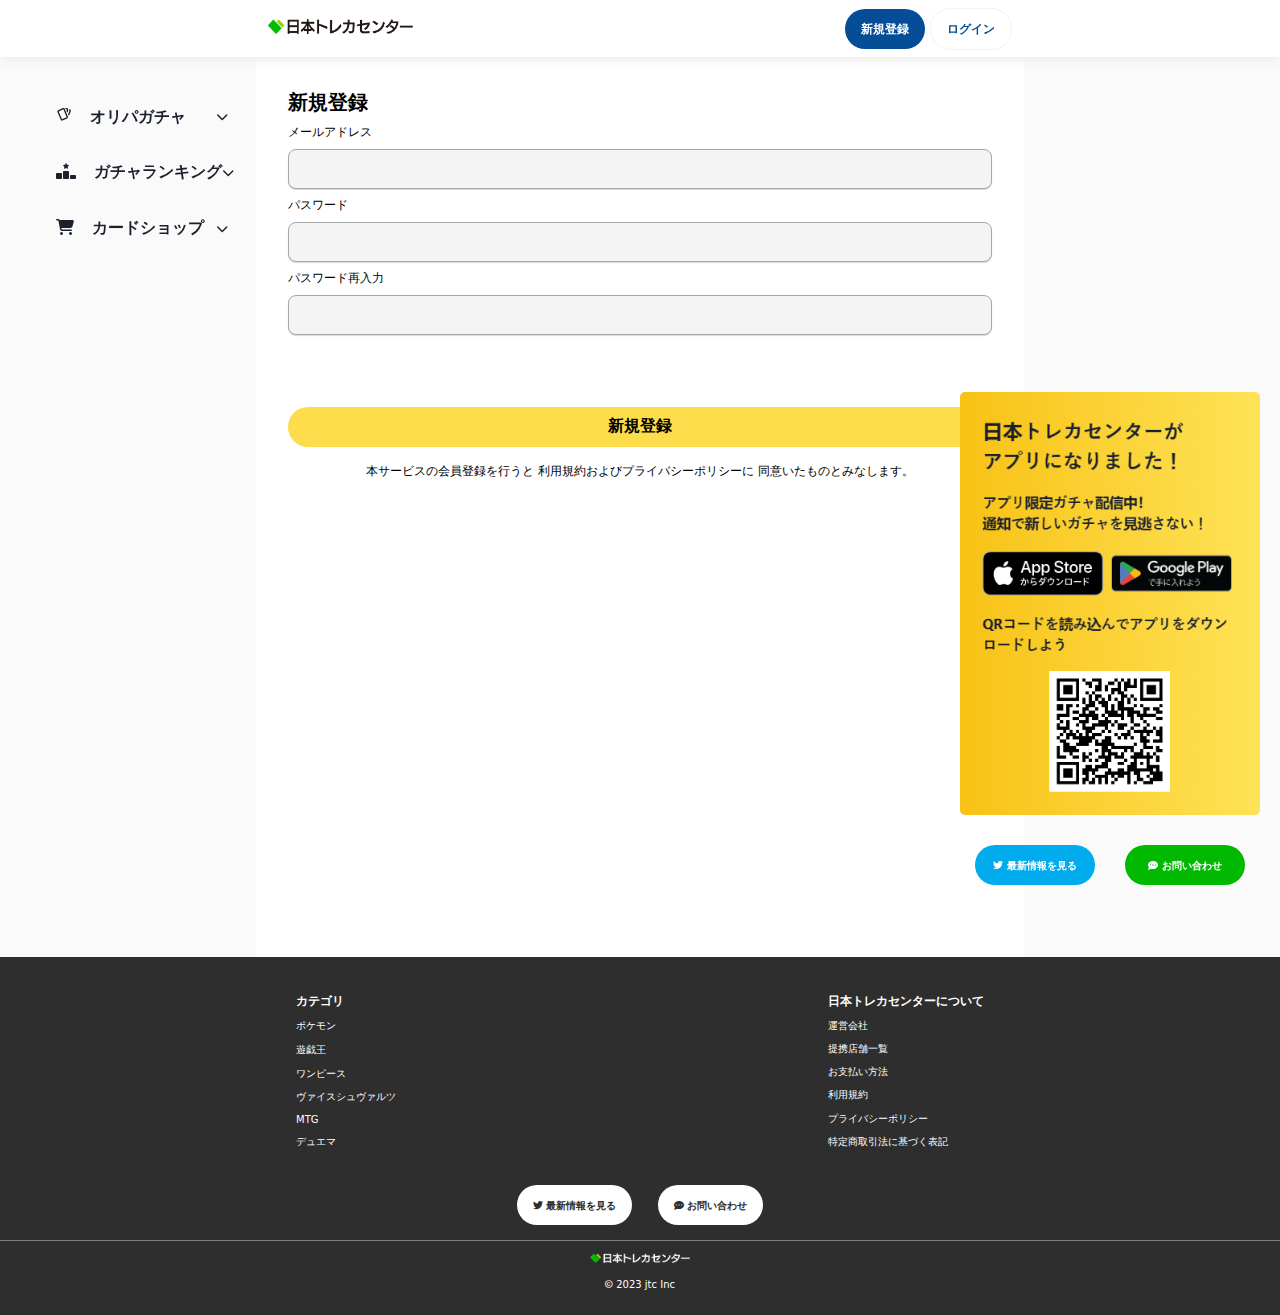
<file: registerPage.html>
<!DOCTYPE html>
<html lang="en">

<head>
    <meta charset="UTF-8">
    <meta name="viewport" content="width=device-width, initial-scale=1.0">
    <link rel="icon" type="image/x-icon" href="/img/favicon.ico">
    <link rel="stylesheet" href="https://cdnjs.cloudflare.com/ajax/libs/font-awesome/6.5.0/css/all.min.css">
    <link rel="stylesheet" href="pokemon.css">
    <link rel="stylesheet" href="register.css">
    <link rel="stylesheet" href="font.css">
    <link rel="stylesheet" href="pokemon-responsive.css">
    <script src="index.js"></script>
    <title>Document</title>
</head>

<body>
    <div class="container">
        <header>
            <div>
                <a href="pokemon.html"><img class="icon_company" src="./img/jtc_logo.png"></a>
                <div class="handle_account">
                    <a href="registerPage.html" class="btn_register font-12-600">新規登録</a>
                    <a href="loginPage.html" class="btn_login font-12-600">ログイン</a>
                </div>
            </div>
        </header>
        <section>
            <div class="section_menu">
                <div>
                    <input id="toggle0" class="toggle" type="checkbox">
                    <label class="toggle_lable" for="toggle0" onclick="rotateButton('toggleArrow1')">
                        <div class="font-16-600">
                            <svg stroke="currentColor" fill="none" stroke-width="2" viewBox="0 0 24 24" stroke-linecap="round" stroke-linejoin="round" focusable="false" class="chakra-icon css-13otjrl" height="1em" width="1em" xmlns="http://www.w3.org/2000/svg"><path stroke="none" d="M0 0h24v24H0z" fill="none"></path><path d="M3.604 7.197l7.138 -3.109a.96 .96 0 0 1 1.27 .527l4.924 11.902a1 1 0 0 1 -.514 1.304l-7.137 3.109a.96 .96 0 0 1 -1.271 -.527l-4.924 -11.903a1 1 0 0 1 .514 -1.304z"></path><path d="M15 4h1a1 1 0 0 1 1 1v3.5"></path><path d="M20 6c.264 .112 .52 .217 .768 .315a1 1 0 0 1 .53 1.311l-2.298 5.374"></path></svg> オリパガチャ
                        </div>
                        <i id="toggleArrow1" class="fa-solid fa-chevron-down fa-xs"></i>
                    </label>
                    <ul class="details font-16-400">
                        <a href="pokemon.html"><li>ポケモン</li></a>
                        <a href=""><li>遊戯王</li></a>
                        <a href=""><li>ワンピース</li></a>
                        <a href=""><li>ヴァイス</li></a>
                        <a href=""><li>MTG</li></a>
                        <a href=""><li>デュエマ</li></a>
                    </ul>
                </div>
                <div>
                    <input id="toggle1" class="toggle" type="checkbox">
                    <label class="toggle_lable" for="toggle1" onclick="rotateButton('toggleArrow2')">
                        <div class="font-16-600">
                            <i class="fa-solid fa-ranking-star"></i> ガチャランキング
                        </div>
                        <i id="toggleArrow2" class="fa-solid fa-chevron-down fa-xs"></i>
                    </label>
                    <ul class="details">
                        <a href="rankPage.html"><li>今日</li></a>
                        <a href=""><li>今週</li></a>
                        <a href=""><li>今月</li></a>
                        <a href=""><li>累計</li></a>
                    </ul>
                </div>
                <div>
                    <input id="toggle2" class="toggle" type="checkbox">
                    <label class="toggle_lable" for="toggle2" onclick="rotateButton('toggleArrow3')">
                        <div class="font-16-600">
                            <i class="fa-solid fa-cart-shopping"></i> カードショップ
                        </div>
                        <i id="toggleArrow3" class="fa-solid fa-chevron-down fa-xs"></i>
                    </label>
                    <ul class="details">
                        <li>Coming soon</li>
                    </ul>
                </div>
            </div>
            <div class="section_register">
                <form action="#">
                    <p class="font-20-700">新規登録</p>
                    <label for="email">メールアドレス</label>
                    <input type="text" id="email">
                    <label for="password">パスワード</label>
                    <input type="password" id="password">
                    <label for="repassword">パスワード再入力</label>
                    <input type="password" id="repassword">
                    <button type="submit" class="btn_regis">新規登録</button>
                    <p>本サービスの会員登録を行うと 利用規約およびプライバシーポリシーに 同意いたものとみなします。</p>
                </form>
            </div>
            <div class="section_contact">
                <div>
                    <img src="/img/qrcode.png" alt="#">
                    <div>
                        <button class="contactX">
                            <a href="#" class="font-10-600"><i class="fa-brands fa-twitter"></i> 最新情報を見る</a>
                        </button>
                        <button class="contactChat">
                            <a href="#" class="font-10-600"><i class="fa-solid fa-comment-dots"></i> お問い合わせ</a>
                        </button>
                    </div>
                </div>
            </div>
        </section>
        <footer id="footer">
            <div>
                <div>
                    <h3 class="font-12-700">カテゴリ</h3>
                    <a href="" class="font-10-400">ポケモン</a>
                    <a href="" class="font-10-400">遊戯王</a>
                    <a href="" class="font-10-400">ワンピース</a>
                    <a href="" class="font-10-400">ヴァイスシュヴァルツ</a>
                    <a href="" class="font-10-400">MTG</a>
                    <a href="" class="font-10-400">デュエマ</a>
                </div>
                <div>
                    <h3 class="font-12-700">日本トレカセンターについて</h3>
                    <a href="" class="font-10-400">運営会社</a>
                    <a href="" class="font-10-400">提携店舗一覧</a>
                    <a href="" class="font-10-400">お支払い方法</a>
                    <a href="" class="font-10-400">利用規約</a>
                    <a href="" class="font-10-400">プライバシーポリシー</a>
                    <a href="" class="font-10-400">特定商取引法に基づく表記</a>
                </div>
            </div>
            <div>
                <button class="contactX">
                    <a href="#" class="font-10-600"><i class="fa-brands fa-twitter"></i> 最新情報を見る</a>
                </button>
                <button class="contactChat">
                    <a href="#" class="font-10-600"><i class="fa-solid fa-comment-dots"></i> お問い合わせ</a>
                </button>
            </div>
            <div>
                <img src="img/jtc_logo_white.webp">
                <p class="font-10-400"><i class="fa-regular fa-copyright fa-xs"></i> 2023 jtc Inc</p>
            </div>
        </footer>
        </div>
    </div>
</body>

</html>
</file>
<file: pokemon.css>
*{
    margin: 0;
    padding: 0;
    font-family: system-ui, -apple-system, BlinkMacSystemFont, 'Segoe UI', Roboto, Oxygen, Ubuntu, Cantarell, 'Open Sans', 'Helvetica Neue', sans-serif;
}

body {
    margin: 0;
    width: 100%;
    height: auto;
}

.container {
    width: 100%;
    height: auto;
}

header {
    height: 57px;
    width: 100%;
    box-shadow: 0px 3px 10px #ebebeb;
    position: fixed;
    background: white;
    z-index: 5;
}

header>div {
    width: 744px;
    height: 40px;
    margin: auto;
    display: flex;
    align-items: center;
    justify-content: space-between;
    padding: 8px 12px;
}

header img {
    height: 14.35px;
    width: 145px;
}

.handle_account a 
{
    padding: 13px 16px;
    border-radius: 20px;
    text-decoration: none;
    cursor: pointer;
}

.handle_account a:last-child
{
    border: 1px solid #eff2f6;
}

.btn_register {
    background: #054d97;
    color: #FFFFFF;
}

.btn_register:hover {
    background: rgb(57, 90, 236);
}

.btn_login {
    background: #FFFFFF;
    color: #054d97;
}

.btn_login:hover {
    background: #E2E8F0;
}

section {
    width: 100%;
    height: auto;
    padding-top: 56.8px;
    background: #fafafa;
}

ul li {
    list-style: none;
}

.section_content {
    width: 768px;
    height: auto;
    margin: auto;
    background: #ffffff;
}

.section_menu {
    width: calc((100% - 768px)/2);
    height: 152px;
    padding-top: 40px;
    cursor: pointer;
    position: fixed;
    display: flex;
    flex-direction: column;
    justify-content: space-between;
}

.section_menu>div
{
    width: 204px;
    height: auto;
    margin-left: 40px;
    box-sizing: border-box;
}

ul.details
{
    padding: 4px 0 4px 32px;
}

ul.details a:focus
{
    font-weight: 700;
}

.toggle_lable, ul.details li
{
    width: 100%;
    height: 40px;
    display: flex;
    align-items: center;
    justify-content: space-between;
    white-space: nowrap;
    padding: 0 16px;
    box-sizing: border-box;
    border-radius: 6px;
    color: #1A202C;
    cursor: pointer;
}

.toggle_lable>div i, .toggle_lable>div svg
{
    margin-right: 12px;
}

.toggle_lable:hover, .toggle_question:hover, ul.details li:hover
{
    background: #EDF2F7;
}

.toggle {
    appearance: none;
    display: none;
}

.toggle~.details {
    max-height: 0;
    opacity: 0;
    overflow: hidden;
    transition: max-height .5s, opacity .5s;
}

.toggle:checked~.details {
    max-height: 100vh;
    opacity: 1;
}

.rotate {
    transition: transform 0.5s ease;
}

.banner_content {
    width: 100%;
}

.banner_content img {
    width: 100%;
    height: 180px;
    border-radius: 10px;
}

.section_content>div:first-child {
    padding: 8px;
    background: #efefef;
}

.section_content>div:first-child>div {
    padding: 16px;
}

.main_content {
    width: 100%;
    height: auto;
    padding: 16px 0;
    display: grid;
    grid-template-columns: 1fr 1fr;
    gap: 20px 15px;
}

.sub_main {
    height: 291px;
    padding: 10px 8px;
    background: white;
    display: flex;
    flex-direction: column;
    justify-content: space-between;
    border-radius: 10px;
    cursor: pointer;
}

.sub_main a
{
    text-decoration: none;
    color: #1A202C;
}

.main_nav {
    height: 20px;
    display: flex;
    align-items: center;
    justify-content: space-between;
}

.main_nav div:first-child button {
    padding: 3.7px 8px;
    border-radius: 20px;
    border: 1px solid black;
    cursor: pointer;
    box-sizing: border-box;
}

.main_nav div:first-child button:first-child
{
    color: #ffffff;
    background: #EA453C;
    border: none;
}

.main_img img {
    width: 336px;
    height: 218px;
    border-radius: 10px;
}

.main_price {
    height: 37px;
    display: flex;
    align-items: center;
    justify-content: space-between;
}

.main_price>div
{
    display: flex;
    align-items: center;
}

.main_price>div:last-child
{
    flex-direction: column;
}

.img_coin
{
    width: 19px;
    height: 19px;
    background: url(img/img-coin.png);
    background-size: cover;
    margin-right: 5px;
}

.product_container
{
    width: 160px;
    height: 6px;
    background: #e0e0e0;
    border-radius: 3px;
}

.remaining_self
{
    width: 100%;
    height: 100%;
    border-radius: 3px 0 0 3px;
}

.space_white {
    width: 100%;
    height: 100px;
}

.section_notify {
    width: 100%;
    height: auto;
}

.notify_content {
    width: calc(100% - 32px);
    height: auto;
    margin: 0 16px;
    padding: 24px 0;
    position: relative;
    border: 3px solid #F8C215;
    border-radius: 10px;
}

.notify_content>h2 {
    position: absolute;
    width: 78px;
    top: 0;
    left: calc((100% - 126px)/2);
    transform: translateY(-50%);
    margin: 0;
    background: white;
    display: flex;
    align-items: center;
    justify-content: center;
    padding: 0 24px;
    color: #1A202C;
    white-space: nowrap;
}

.notify_content>ul {
    padding: 0 16px;
}

.notify_content>ul li {
    width: 100%;
    height: 50px;
    display: flex;
    align-items: center;
    border-bottom: 2px solid #ebebeb;
}

.notify_content a, ul.details a, footer>div:nth-child(2) button a
{
    text-decoration: none;
}

.notify_content a:hover, footer>div:first-child>div a:hover, footer>div:nth-child(2) button:hover
{
    text-decoration: underline;
    cursor: pointer;
}

.notify_time {
    padding: 4px 8px;
    background: #F8C215;
    border-radius: 20px;
    color: #ffffff;
}

.notify_text {
    margin-left: 10px;
    color: #054d97;
}

.btn_more
{
    width: 100%;
    display: flex;
    justify-content: center;
    margin: 16px 0 0;
    padding: 0 16px;
    box-sizing: border-box;
}

.btn_more button
{
    width: 112px;
    height: 40px;
    padding: 2px 16px 0;
    border: none;
    color: #054d97;
    background: #FFFFFF;
    border-radius: 6px;
}

.btn_more button:hover
{
    background: #EDF2F7;
}

.section_question {
    width: 100%;
    height: auto;
    margin-top: 60px;
}

.section_question ul {
    width: 100%;
    padding: 0;
}

.section_question ul li {
    width: 100%;
    height: auto;
    border-bottom: 2px solid #e8edee;
}

.sub_question
{
    width: calc(100% - 32px);
    height: auto;
}

.section_question ul li.title_question
{
    width: calc(100% - 32px);
    height: 38px;
    padding: 16px 16px 8px;
    display: flex;
    align-items: center;

}

.toggle_question
{
    width: 100%;
    height: 28px;
    padding: 10px 16px;
    display: flex;
    align-items: center;
    justify-content: space-between;
    cursor: pointer;
}

.sub_question .details
{
    margin: 0;
    padding: 0 16px;
}

.section_contact {
    display: block;
}

.section_contact>div {
    width: 300px;
    position: fixed;
    bottom: 0;
    right: 0;
    display: flex;
    flex-direction: column;
    align-items: center;
    justify-content: center;
    margin: 0 20px 15px 0;
    z-index: 2;
}

.section_contact img {
    width: 100%;
    border-radius: 5px;
}

.section_contact>div>div {
    width: 100%;
    display: flex;
    justify-content: space-around;
    margin-top: 30px;
}

.section_contact>div>div button {
    width: 120px;
    height: 40px;
    padding: 0 16px;
    border-radius: 25px;
    border: none;
    cursor: pointer;
    color: #ffffff;
}

.section_contact>div>div button:hover
{
    background: #E2E8F0;
    text-decoration: underline;
}

.section_contact>div>div button a
{
    color: #ffffff;
    text-decoration: none;
}

.contactX {
    background: #00ACEE;
}

.contactChat {
    background: #00B900;
}

footer {
    width: 100%;
    height: 310px;
    background: #2e2e2e;
    padding: 24px 0;
}

footer>div:first-child {
    width: 688px;
    height: 180px;
    margin: auto;
    display: flex;
    align-items: center;
    justify-content: space-between;
    padding: 0 40px 24px;
    color: white;
}

footer>div:first-child>div
{
    height: 156px;
    display: flex;
    flex-direction: column;
    justify-content: space-between;
}

footer>div:first-child>div a
{
    color: #ffffff;
    text-decoration: none;
}

footer>div:nth-child(2) {
    width: 246px;
    height: 40px;
    margin: auto;
    display: flex;
    align-items: center;
    justify-content: space-between;
    margin-bottom: 15px;
}

footer>div:nth-child(2) button {
    height: 100%;
    padding: 0 16px;
    background: #FFFFFF;
    color: #2e2e2e;
    border-radius: 25px;
    border: none;
    box-sizing: border-box;
}

footer>div:nth-child(2) button a
{
    color: #2e2e2e;
}

footer>div:nth-child(2) button:hover
{
    background: #EDF2F7;
}

footer>div:last-child {
    width: 100%;
    text-align: center;
    color: white;
    border-top: 1px solid gray;
}

footer>div:last-child img {
    width: 100px;
    height: 10px;
    margin: 12px 0;
}

.menu_responsive {
    display: none;
}
</file>
<file: font.css>
.font-10-400
{
    font-size: 10px;
    font-weight: 400;
}

.font-10-600
{
    font-size: 10px;
    font-weight: 600;
}

.font-10-700
{
    font-size: 10px;
    font-weight: 700;
}

.font-11-600
{
    font-size: 11px;
    font-weight: 600;
}

.font-12-400
{
    font-size: 12px;
    font-weight: 400;
}

.font-12-600
{
    font-size: 12px;
    font-weight: 600;
}

.font-12-700
{
    font-size: 12px;
    font-weight: 700;
}

.font-13-400
{
    font-size: 13px;
    font-weight: 400;
}

.font-14-400
{
    font-size: 14px;
    font-weight: 400;
}

.font-14-700
{
    font-size: 14px;
    font-weight: 700;
}

.font-16-400
{
    font-size: 16px;
    font-weight: 400;
}

.font-16-600
{
    font-size: 16px;
    font-weight: 600;
}

.font-16-700
{
    font-size: 16px;
    font-weight: 700;
}

.font-18-800
{
    font-size: 18px;
    font-weight: 800;
}

.font-20-400
{
    font-size: 20px;
    font-weight: 400;
}

.font-20-700
{
    font-size: 20px;
    font-weight: 700;
}

.font-22-600
{
    font-size: 22px;
    font-weight: 600;
}

.font-22-700
{
    font-size: 22px;
    font-weight: 700;
}
</file>
<file: detailsPage.css>
.section_details
{
    width: 768px;
    height: auto;
    margin: auto;
    background: #ffffff;
    display: flex;
    flex-direction: column;
    align-items: center;
    position: relative;
}

.section_details>img
{
    width: 261px;
    height: 58px;
    margin: 32px 0 24px;
}

.section_details>img:first-child
{
    width: 100%;
    height: auto;
    margin: 0;
}

.info_sell
{
    width: 500px;
    height: 28px;
    display: flex;
    align-items: center;
    justify-content: space-between;
    margin: 16px 0 24px;
}

.info_sell div img
{
    width: 18px;
    height: 18px;
    margin-right: 5px;
}

.info_sell div:first-child
{
    display: flex;
    align-items: center;
}

.info_sell>div:last-child
{
    width: 160px;
    height: 36px;
    display: flex;
    flex-direction: column;
    align-items: center;
    justify-content: space-around;
}

.info_sell>div:last-child .product_container
{
    width: 160px;
    height: 6px;
    background: #e0e0e0;
    border-radius: 3px;
}

.remaining_self
{
    width: 100%;
    height: 100%;
    border-radius: 3px 0 0 3px;
}

.collection_cards
{
    width: 100%;
    height: auto;
    padding: 0 16px;
    box-sizing: border-box;
    display: grid;
    grid-template-columns: 1fr 1fr 1fr 1fr;
}

.collection_cards>div
{
    padding: 10px;
    position: relative;
}

.collection_cards>div img:first-child
{
    width: 100%;
    border-radius: 10px;
}

.collection_cards>div img:nth-child(2)
{
    width: 52px;
    position: absolute;
    right: 10px;
}

.collection_cards>div p
{
    width: 48px;
    height: 33px;
    padding: 0 8px;
    box-sizing: border-box;
    background: #212121;
    color: #ffffff;
    box-shadow: rgb(255, 255, 255) 0px 0px 6px 0px;
    position: absolute;
    right: 10px;
    bottom: 10px;
    display: flex;
    align-items: center;
    justify-content: center;
}

.combo_content
{
    width: 162px;
    height: 54px;
    text-align: center;
    margin-bottom: 40px;
}

.section_note
{
    width: 100%;
    height: auto;
    padding: 40px 16px;
    box-sizing: border-box;
}

.section_note p:first-child
{
    text-align: center;
    margin-bottom: 32px;
}

.section_sell
{
    width: 100%;
    height: 180px;
    padding: 16px;
    box-sizing: border-box;
    display: flex;
    flex-direction: column;
    align-items: center;
    margin: 12px 0;
    position: sticky;
    bottom: 0;
    z-index: 100;
    background: linear-gradient(rgba(255, 255, 255, 0), rgba(255, 255, 255, 0.9), rgba(255, 255, 255, 0.8), rgb(255, 255, 255));
}

.section_sell>div:first-child
{
    width: 100%;
    height: 36px;
    border: 1px solid black;
    border-radius: 0 0 3px 3px;
    box-sizing: border-box;
    position: relative;
}

.section_sell>div:first-child>div:first-child
{
    width: 165px;
    height: 32px;
    display: flex;
    align-items: center;
    justify-content: center;
    background: url(img/bg-sell.svg);
    background-repeat: no-repeat;
    background-size: cover;
    position: absolute;
    bottom: 20px;
    left: 50%;
    transform: translate(-50%);
    z-index: 100;
}

.section_sell div:first-child img
{
    width: 19px;
    margin-right: 5px;
}

.remaining_card
{
    width: 100%;
    height: 100%;
    position: relative;
    background: white;
}

#remainingCard
{
    width: 100%;
    height: 100%;
    background: linear-gradient(rgb(228, 32, 29) 0%, rgba(228, 32, 29, 0.72) 48.44%, rgb(228, 32, 29) 100%);
    padding-top: 10px;
    box-sizing: border-box;
    text-align: center;
    position: relative;
}

.remaining_card p, .menu_card p
{
    position: absolute;
    white-space: nowrap;
    top: 15px;
    left: 50%;
    transform: translate(-50%);
}

.section_sell>p, .menu_sell>p
{
    margin-top: 8px;
}

.btn_gacha
{
    width: 324px;
    height: 64px;
    display: flex;
    justify-content: space-between;
    margin-top: 16px;
}

.btn_gacha button
{
    width: 158px;
    height: 64px;
    display: flex;
    align-items: center;
    justify-content: center;
    border-radius: 40px;
    color: #1A202C;
    cursor: pointer;
}

.btn_gacha button:first-child
{
    border: 2px solid #F8C215;
    background: #ffffff;
}

.btn_gacha button:last-child
{
    background: #F8C215;
    border: none;
}

.btn_gacha>button:hover
{
    background: #E2E8F0;
}
</file>
<file: pokemon-responsive.css>
@media only screen and (max-width:1200px) {
   .section_menu,
   .section_contact {
      display: none;
   }

   .menu_responsive {
      width: calc(100% - 80px);
      height: 39px;
      padding: 16px 40px;
      display: flex;
      align-items: center;
      justify-content: space-between;
      position: fixed;
      bottom: 0;
      background: #ffffff;
      box-shadow: 0px 1px 5px 3px #ebebeb;
   }

   .menu_responsive a{
      width: 50%;
      height: 50px;
      display: flex;
      flex-direction: column;
      align-items: center;
   }

   .menu_responsive>a>div
   {
      width: 100%;
      height: 100%;
      display: flex;
      flex-direction: column;
      align-items: center;
      justify-content: space-between;
   }

   .menu_responsive a:first-child
   {
      border-right: 1px solid #e6e6e9;
   }

   .menu_responsive a:last-child i
   {
      margin-top: 10px;
   }

   a
   {
      text-decoration: none;
      color: black;
   }

}

@media only screen and (max-width: 768px) {
   header>div
   {
      width: calc(100% - 24px);
   }

   .section_content
   {
      width: 100%;
   }

   .banner_content img
   {
      height: auto;
   }

   .main_content
   {
      grid-template-columns: 100%;
   }

   .sub_main
   {
      width: calc(100% - 16px);
      height: auto;
   }

   .main_img img {
      width: 100%;
      height: 100%;
      margin-top: 5px;
   }

   .notify_content ul li
   { 
      height: auto;
   }

   footer>div:first-child
   {
      width: calc(100% - 80px);
   }

   .section_rank, .section_register
   {
       width: 100%;
   }

   .list_rank ul li>div>img
   {
      display: none;
   }

   .bg-rank1 .rank_id::before
   {  
      content: "1";
   }

   .bg-rank2 .rank_id::before
   {
      content: "2";
   }

   .bg-rank3 .rank_id::before
   {
      content: "3";
   }

   .section_details
   {
      width: 100%;
   }
   
   .collection_cards
   {
      grid-template-columns: 1fr 1fr;
   }
}

@media only screen and (max-width: 480px) {
   .list_rank
   {
      height: auto;
   }

   .list_rank ul li 
   {
      width: 100%;
      height: auto;
      flex-direction: column;
      margin: 5px 0;
   }

   .info_self
   {
      width: 100%;
   }
}
</file>
<file: register.css>
.section_register
{
    width: 768px;
    height: 100vh;
    margin: auto;
    background: #ffffff;
}

.section_register form
{
    display: flex;
    flex-direction: column;
    padding: 32px;
    box-sizing: border-box;
}

label
{
    margin: 0 12px 8px 0;
}

input
{
    width: 100%;
    height: 40px;
    outline: transparent solid 2px;
    box-sizing: border-box;
    background: rgb(244, 244, 244);
    border: 0.3px solid rgb(167, 167, 167);
    box-shadow: rgba(105, 105, 105, 0.25) 0px 1px 1px;
    border-radius: 8px;
    position: relative;
    padding: 0 20px;
    box-sizing: border-box;
    margin-bottom: 8px;
    transition: all .2s;
}

input:focus-visible
{
    z-index: 1;
    border-color: #054d97;
    box-shadow: 0 0 0 1px #054d97;
}

input:hover
{
    border: 0.3px solid #e2e8f0;
}

.btn_regis
{
    width: 100%;
    height: 40px;
    padding: 16px;
    display: flex;
    align-items: center;
    justify-content: center;
    border-radius: 20px;
    background: #fddd4b;
    border: none;
    box-sizing: border-box;
    margin-top: 64px;
    font-size: 16px;
    font-weight: 600;
}

.btn_regis:hover
{
    background: #e2e8f0;
}

form p:first-child
{
    margin-bottom: 8px;
    font-size: 20px;
    font-weight: 700;
}

form p:nth-child(2)
{
    margin-bottom: 32px;
}

form p:last-child
{
    font-size: 12px;
    margin: auto;
    margin-top: 16px;
}

form label
{
    font-size: 12px;
    font-weight: 500;
}

form a
{
    width: 100%;
    text-align: right;
    color: #718096;
    font-size: 14px;
    text-decoration: none;
}

form a:hover
{
    text-decoration: underline;
}

.login
{
    margin-top: 40px ;
}
</file>
<file: rankPage.css>
.section_rank
{
    width: 768px;
    height: auto;
    margin: auto;
    background: url(img/bg-rank.jpg) no-repeat;
    background-size: 100% 100%;
    padding: 40px;
    box-sizing: border-box;
    position: relative;
    display: flex;
    justify-content: center;
}

.rank_title
{
    position: absolute;
    top: 0;
    margin-top: 20px;
    display: flex;
}

.rank_title:first-child
{
    z-index: 2;
}

.rank_title:nth-child(2)
{
    z-index: 1;
}

.rank_title:first-child .triangle_left
{
    width: 0;
    height: 0;
    border-top: 20px solid transparent;
    border-right: 12px solid #ffffff;
    border-bottom: 20px solid transparent;
}

.rank_title:first-child .title_content
{   
    height: 40px;
    padding-inline: 15px;
    background: #ffffff;
    display: flex;
    align-items: center;
    justify-content: center;
    margin: 0;
}

.rank_title:first-child .triangle_right
{
    width: 0;
    height: 0;
    border-top: 20px solid transparent;
    border-left: 12px solid #ffffff;
    border-bottom: 20px solid transparent;
}

.rank_title:nth-child(2) .triangle_left
{
    width: 0;
    height: 0;
    border-top: 21px solid transparent;
    border-right: 13px solid #ffe357;
    border-bottom: 21px solid transparent;
}

.rank_title:nth-child(2) .title_content
{
    height: 42px;
    padding-inline: 15px;
    background: #ffe357;
    display: flex;
    align-items: center;
    justify-content: center;
    margin: 0;
}

.rank_title:nth-child(2) .triangle_right
{
    width: 0;
    height: 0;
    border-top: 21px solid transparent;
    border-left: 13px solid #ffe357;
    border-bottom: 21px solid transparent;
}

.rank_info
{
    width: 100%;
    height: auto;
    border-radius: 15px;
    background: #ffffff;
    padding: 40px 16px;
}

.nav_rank
{
    width: 100%;
    height: auto;
}

.nav_rank ul
{
    width: 100%;
    height: auto;
    display: grid;
    grid-template-columns: 1fr 1fr 1fr 1fr;
    list-style: none;
    padding: 0;
}

.nav_rank ul li 
{
    padding: 8px 16px;
}

.nav_rank ul a
{
    width: 100%;
    height: 100%;
    display: flex;
    align-items: center;
    justify-content: center;
    border-bottom: 2px solid #e2e8f0;
    text-decoration: none;
    color: #1A202C;
}

.nav_rank ul a:focus
{
    border-bottom: 2px solid #f8c215;
    font-weight: 700;
}

.list_rank
{
    width: 100%;
    height: 668px;
    padding: 16px;
    box-sizing: border-box;
}

.list_rank ul
{
    width: 100%;
    height: 100%;
    padding: 0;
    display: flex;
    flex-direction: column;
    justify-content: space-between;
}

.bg-rank1
{
    background: rgb(253, 250, 232) !important;
    margin: 28px 0 !important;
}

.bg-rank2
{
    background: rgb(251, 251, 251) !important;
    margin: 24px 0 !important;
}

.bg-rank3
{
    background: rgb(251, 248, 242) !important;
    margin: 20px 0 !important;
}

.list_rank ul li
{
    width: 100%;
    height: 42px;
    padding: 8px 24px;
    box-sizing: border-box;
    display: flex;
    align-items: center;
    justify-content: space-between;
    border: 1px solid #E0E0E0;
    border-radius: 15px;
    background: #ffffff;
    padding-inline-start: 1.5rem;
}

.list_rank ul li>div
{
    display: flex;
    align-items: center;
    position: relative;
}

.list_rank ul li:first-child>div img
{
    margin-left: -45px;
    margin-top: -35px;
}

.list_rank ul li:nth-child(2)>div img
{
    margin-left: -35px;
    margin-top: -15px;
    margin-right: 11px;
}

.list_rank ul li:nth-child(3)>div img
{
    margin-left: -25px;
    margin-right: 22px;
}

.list_rank ul li>div:first-child .rank_id
{
    margin-right: 24px;
}

.list_rank ul li>div:last-child svg, .list_rank ul li>div:last-child p, .list_rank ul li>div:last-child div
{
    margin: 0 4px;
}

.img_coin
{
    width: 19px;
    height: 19px;
    background: url(img/img-coin.png);
    background-size: cover;
}
</file>
